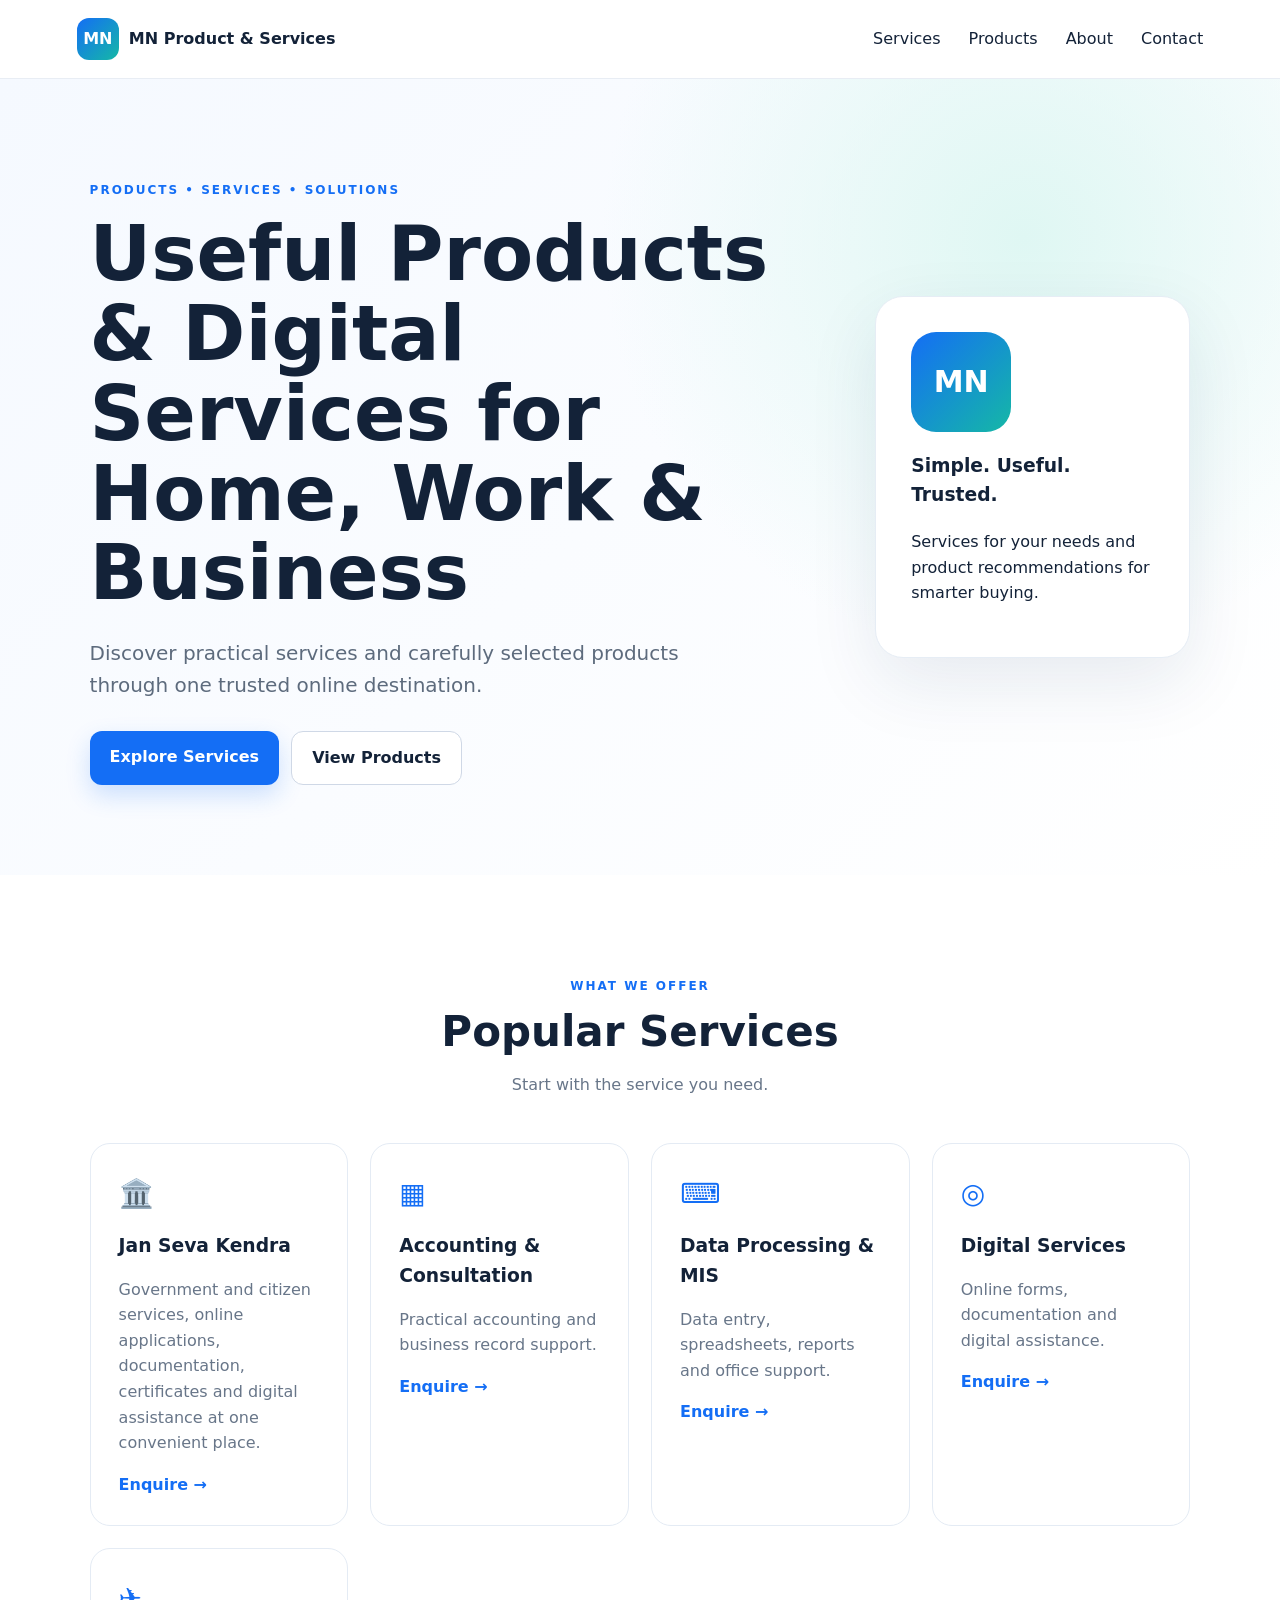
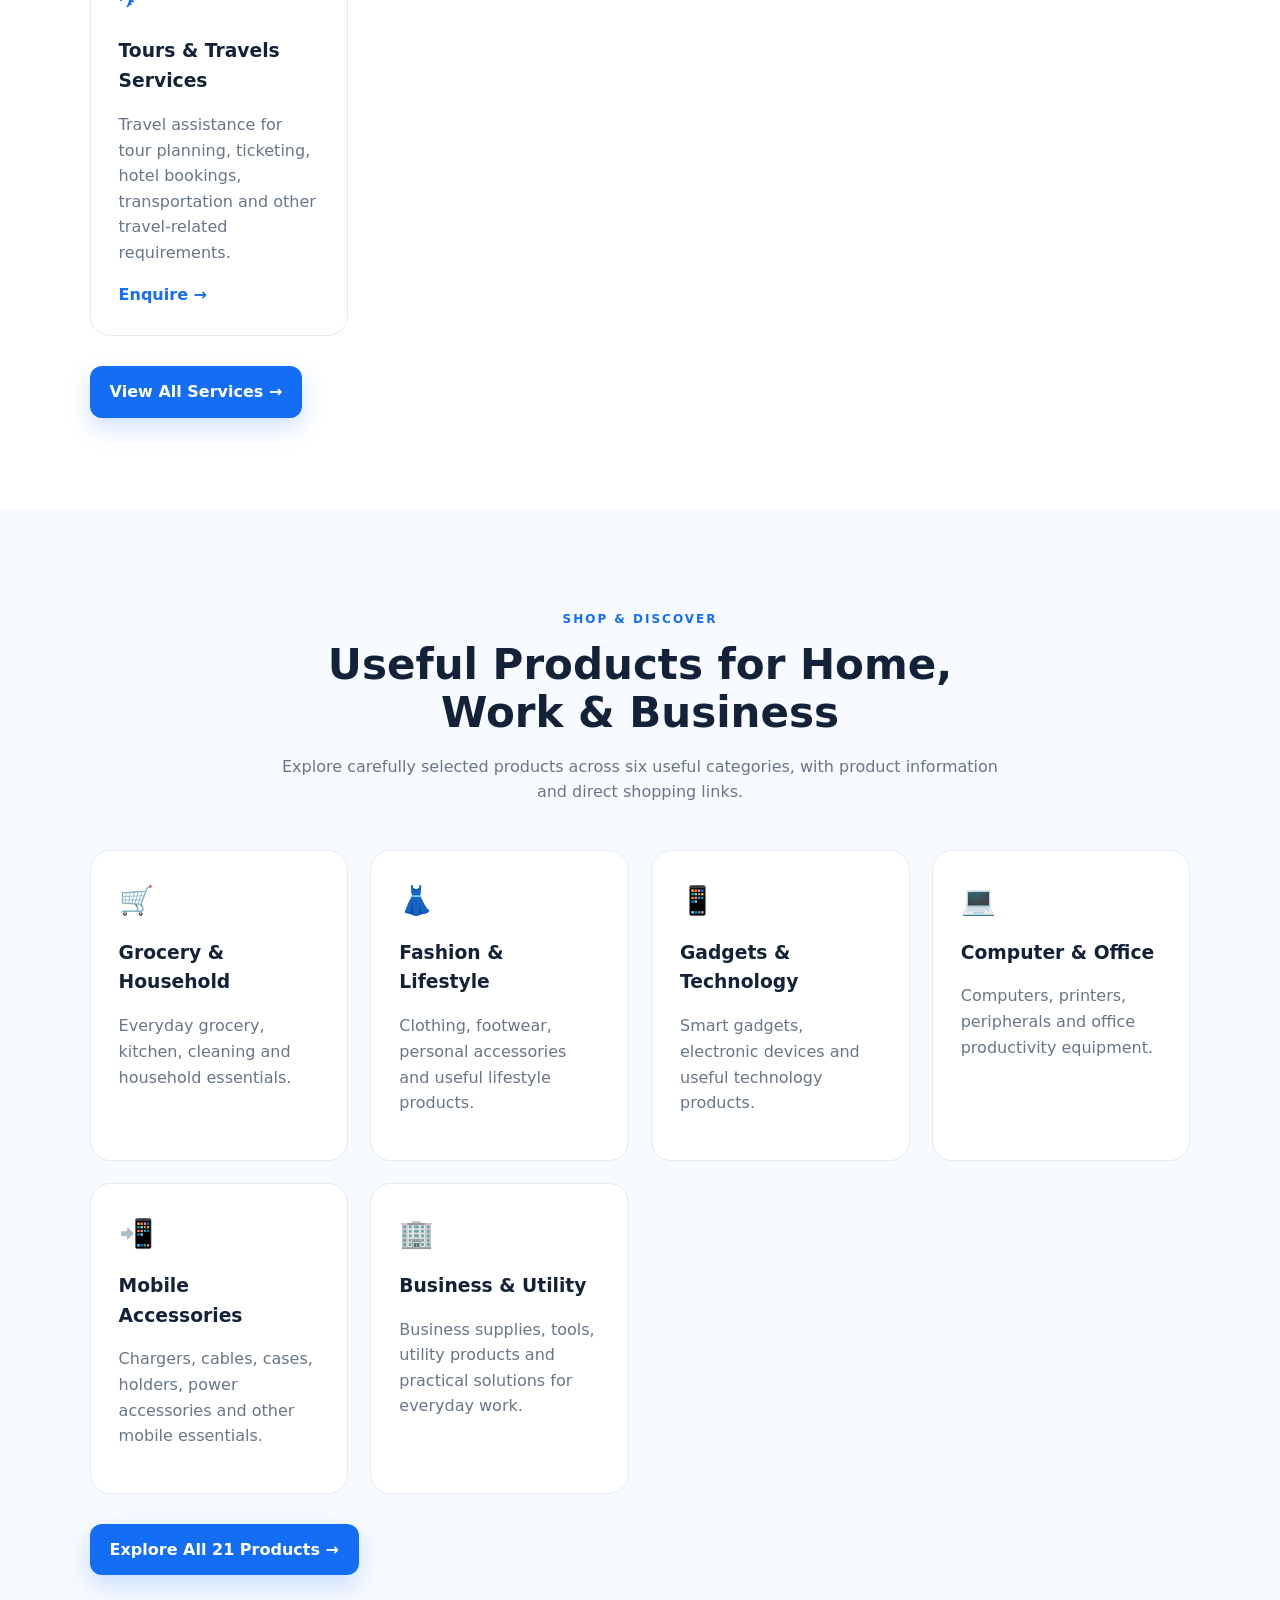
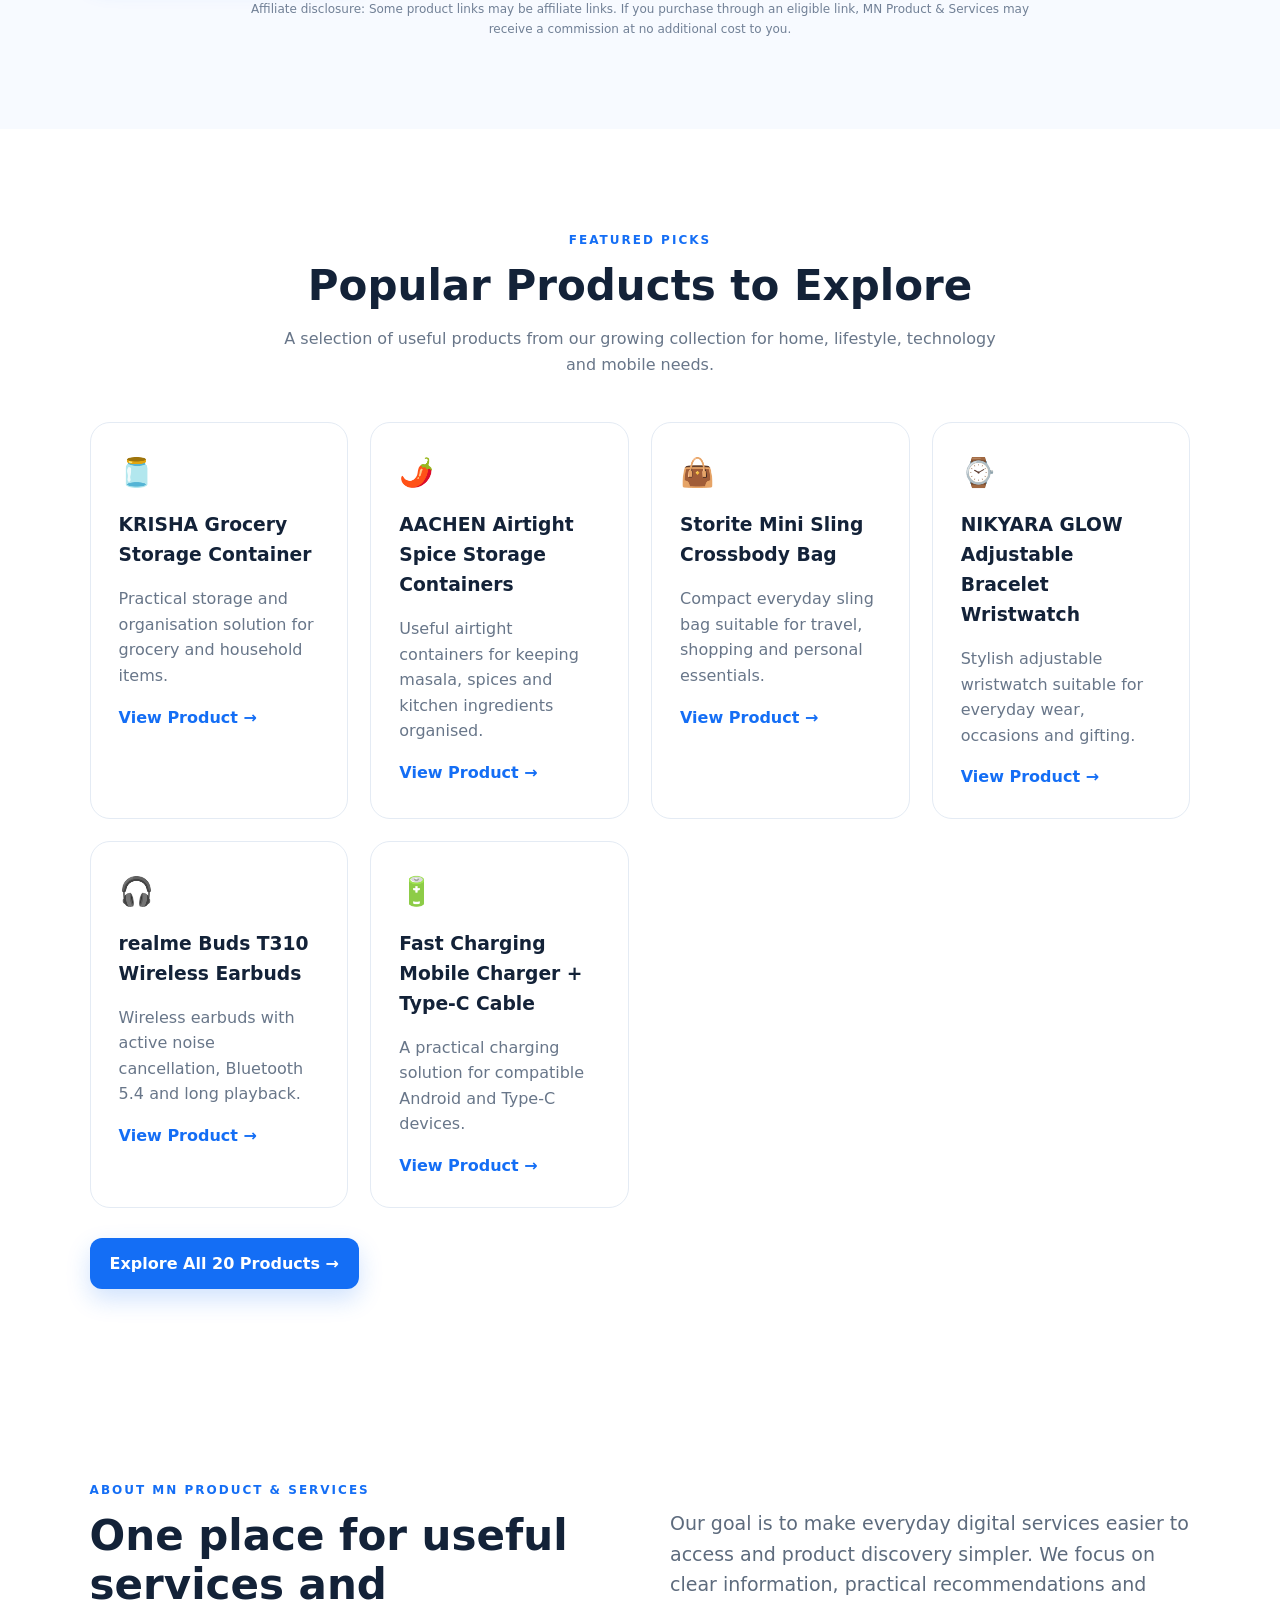
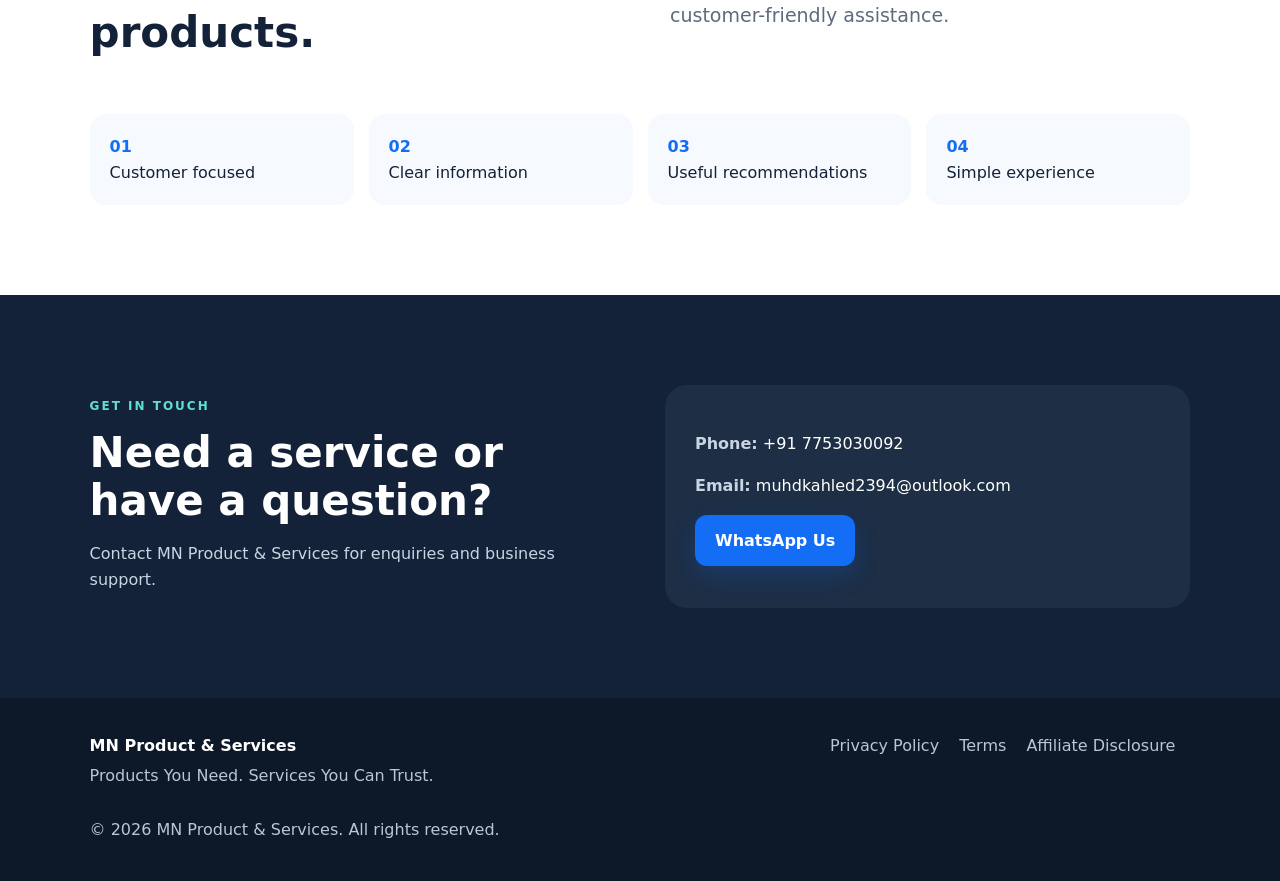
<file: index.html>
<!doctype html>
<html lang="en">

<head>

  <meta charset="utf-8">

  <meta
    name="viewport"
    content="width=device-width, initial-scale=1"
  >

  <title>
    MN Product & Services | Products, Digital & Business Services
  </title>

  <meta
    name="description"
    content="MN Product & Services offers useful products, Jan Seva Kendra assistance, digital services, accounting support, data processing, MIS and business solutions."
  >

  <meta
    name="robots"
    content="index, follow"
  >

  <link
    rel="canonical"
    href="https://mnproductsservices.com/"
  >

  <link
    rel="stylesheet"
    href="style.css"
  >

</head>
<body>

<header class="site-header">

  <a class="brand" href="index.html">
    <span class="brand-mark">MN</span>
    <span>MN Product & Services</span>
  </a>

  <button class="menu-toggle" aria-label="Open menu">
    ☰
  </button>

  <nav class="nav">
  <a href="services.html">Services</a>
  <a href="products.html">Products</a>
  <a href="about.html">About</a>
  <a href="contact.html">Contact</a>
</nav>

</header>


<main>

<!-- =========================
     HERO SECTION
========================= -->

<section class="hero">

  <div class="hero-copy">

    <p class="eyebrow">
      PRODUCTS • SERVICES • SOLUTIONS
    </p>

    <h1>
  Useful Products & Digital Services for Home, Work & Business
    </h1>

    <p class="lead">
      Discover practical services and carefully selected products
      through one trusted online destination.
    </p>

    <div class="actions">

      <a class="btn primary" href="services.html">
  Explore Services
      </a>

      <a class="btn secondary" href="products.html">
        View Products
      </a>

    </div>

  </div>


  <div class="hero-card">

    <div class="hero-icon">
      MN
    </div>

    <h3>
      Simple. Useful. Trusted.
    </h3>

    <p>
      Services for your needs and product recommendations
      for smarter buying.
    </p>

  </div>

</section>



<!-- =========================
     SERVICES SECTION
========================= -->

<section id="services" class="section">

  <div class="section-head">

    <p class="eyebrow">
      WHAT WE OFFER
    </p>

    <h2>
      Popular Services
    </h2>

    <p>
      Start with the service you need.
    </p>

  </div>


  <div class="grid cards">


    <!-- SERVICE 01: JAN SEVA KENDRA -->
<article class="card">

  <div class="icon">
    🏛️
  </div>

  <h3>
    Jan Seva Kendra
  </h3>

  <p>
    Government and citizen services, online applications,
    documentation, certificates and digital assistance at one
    convenient place.
  </p>

  <a href="#contact">
    Enquire →
  </a>

</article>


    <!-- SERVICE 02: ACCOUNTING -->
    <article class="card">

      <div class="icon">
        ▦
      </div>

      <h3>
        Accounting & Consultation
      </h3>

      <p>
        Practical accounting and business record support.
      </p>

      <a href="#contact">
        Enquire →
      </a>

    </article>


    <!-- SERVICE 03: DATA PROCESSING -->
    <article class="card">

      <div class="icon">
        ⌨
      </div>

      <h3>
        Data Processing & MIS
      </h3>

      <p>
        Data entry, spreadsheets, reports and office support.
      </p>

      <a href="#contact">
        Enquire →
      </a>

    </article>


    <!-- SERVICE 04: DIGITAL SERVICES -->
    <article class="card">

      <div class="icon">
        ◎
      </div>

      <h3>
        Digital Services
      </h3>

      <p>
        Online forms, documentation and digital assistance.
      </p>

      <a href="#contact">
        Enquire →
      </a>

    </article>


    <!-- SERVICE 05: TOURS & TRAVELS -->
    <article class="card">

      <div class="icon">
        ✈
      </div>

      <h3>
        Tours & Travels Services
      </h3>

      <p>
        Travel assistance for tour planning, ticketing, hotel
        bookings, transportation and other travel-related requirements.
      </p>

      <a href="#contact">
        Enquire →
      </a>

    </article>


  </div>

<div class="actions" style="margin-top:30px;">
  <a class="btn primary" href="services.html">
    View All Services →
  </a>
</div>

</section>


<!-- =========================
     PRODUCTS SECTION
========================= -->

<section id="products" class="section alt">

  <div class="section-head">

    <p class="eyebrow">
      SHOP & DISCOVER
    </p>

    <h2>
      Useful Products for Home, Work & Business
    </h2>

    <p>
      Explore carefully selected products across six useful
      categories, with product information and direct shopping links.
    </p>

  </div>


  <!-- SIX PRODUCT CLASSIFICATIONS -->

  <div class="grid cards">


    <article class="card">

      <div class="icon">
        🛒
      </div>

      <h3>
        Grocery & Household
      </h3>

      <p>
        Everyday grocery, kitchen, cleaning and household
        essentials.
      </p>

    </article>



    <article class="card">

      <div class="icon">
        👗
      </div>

      <h3>
        Fashion & Lifestyle
      </h3>

      <p>
        Clothing, footwear, personal accessories and useful
        lifestyle products.
      </p>

    </article>



    <article class="card">

      <div class="icon">
        📱
      </div>

      <h3>
        Gadgets & Technology
      </h3>

      <p>
        Smart gadgets, electronic devices and useful technology
        products.
      </p>

    </article>



    <article class="card">

      <div class="icon">
        💻
      </div>

      <h3>
        Computer & Office
      </h3>

      <p>
        Computers, printers, peripherals and office productivity
        equipment.
      </p>

    </article>



    <article class="card">

      <div class="icon">
        📲
      </div>

      <h3>
        Mobile Accessories
      </h3>

      <p>
        Chargers, cables, cases, holders, power accessories
        and other mobile essentials.
      </p>

    </article>



    <article class="card">

      <div class="icon">
        🏢
      </div>

      <h3>
        Business & Utility
      </h3>

      <p>
        Business supplies, tools, utility products and practical
        solutions for everyday work.
      </p>

    </article>


  </div>


  <div class="actions"
       style="margin-top: 30px;">

    <a class="btn primary" href="products.html">
  Explore All 21 Products →
    </a>

  </div>


  <p class="disclosure">

    Affiliate disclosure: Some product links may be affiliate
    links. If you purchase through an eligible link, MN Product &
    Services may receive a commission at no additional cost to you.

  </p>

</section>


  
  <!-- =========================
     FEATURED PRODUCTS
========================= -->
<section id="featured-products" class="section">

  <div class="section-head">
    <p class="eyebrow">
      FEATURED PICKS
    </p>

    <h2>
      Popular Products to Explore
    </h2>

    <p>
      A selection of useful products from our growing collection
      for home, lifestyle, technology and mobile needs.
    </p>
  </div>

  <div class="grid cards">

    <!-- FEATURED PRODUCT 01 -->
    <article class="card">

      <div class="icon">🫙</div>

      <h3>
        KRISHA Grocery Storage Container
      </h3>

      <p>
        Practical storage and organisation solution for
        grocery and household items.
      </p>

      <a
        href="https://www.amazon.in/dp/B0HBWN9DHR/?tag=krgoaltz111-21"
        target="_blank"
        rel="nofollow sponsored noopener">
        View Product →
      </a>

    </article>


    <!-- FEATURED PRODUCT 02 -->
    <article class="card">

      <div class="icon">🌶️</div>

      <h3>
        AACHEN Airtight Spice Storage Containers
      </h3>

      <p>
        Useful airtight containers for keeping masala,
        spices and kitchen ingredients organised.
      </p>

      <a
        href="https://www.amazon.in/dp/B0DDTFDB6P/?tag=krgoaltz111-21"
        target="_blank"
        rel="nofollow sponsored noopener">
        View Product →
      </a>

    </article>


    <!-- FEATURED PRODUCT 03 -->
    <article class="card">

      <div class="icon">👜</div>

      <h3>
        Storite Mini Sling Crossbody Bag
      </h3>

      <p>
        Compact everyday sling bag suitable for travel,
        shopping and personal essentials.
      </p>

      <a
        href="https://www.amazon.in/dp/B0DGTSNWZD?tag=krgoaltz111-21"
        target="_blank"
        rel="nofollow sponsored noopener">
        View Product →
      </a>

    </article>


    <!-- FEATURED PRODUCT 04 -->
    <article class="card">

      <div class="icon">⌚</div>

      <h3>
        NIKYARA GLOW Adjustable Bracelet Wristwatch
      </h3>

      <p>
        Stylish adjustable wristwatch suitable for everyday
        wear, occasions and gifting.
      </p>

      <a
        href="https://www.amazon.in/dp/B0H5K3HGDB?tag=krgoaltz111-21"
        target="_blank"
        rel="nofollow sponsored noopener">
        View Product →
      </a>

    </article>


    <!-- FEATURED PRODUCT 05 -->
    <article class="card">

      <div class="icon">🎧</div>

      <h3>
        realme Buds T310 Wireless Earbuds
      </h3>

      <p>
        Wireless earbuds with active noise cancellation,
        Bluetooth 5.4 and long playback.
      </p>

      <a
        href="https://www.amazon.in/dp/B0DBGP48NW?tag=krgoaltz111-21"
        target="_blank"
        rel="nofollow sponsored noopener">
        View Product →
      </a>

    </article>


    <!-- FEATURED PRODUCT 06 -->
    <article class="card">

      <div class="icon">🔋</div>

      <h3>
        Fast Charging Mobile Charger + Type-C Cable
      </h3>

      <p>
        A practical charging solution for compatible Android
        and Type-C devices.
      </p>

      <a
        href="https://www.amazon.in/dp/B0H2MVWPZ6?tag=krgoaltz111-21"
        target="_blank"
        rel="nofollow sponsored noopener">
        View Product →
      </a>

    </article>

  </div>


  <div class="actions" style="margin-top:30px;">

    <a
      class="btn primary"
      href="products.html">
      Explore All 20 Products →
    </a>

  </div>

</section>



<!-- =========================
     ABOUT SECTION
========================= -->

<section id="about" class="section">

  <div class="about">

    <div>

      <p class="eyebrow">
        ABOUT MN PRODUCT & SERVICES
      </p>

      <h2>
        One place for useful services and products.
      </h2>

    </div>


    <p>
      Our goal is to make everyday digital services easier to
      access and product discovery simpler. We focus on clear
      information, practical recommendations and customer-friendly
      assistance.
    </p>

  </div>


  <div class="trust-grid">

    <div>
      <strong>01</strong>
      <span>Customer focused</span>
    </div>

    <div>
      <strong>02</strong>
      <span>Clear information</span>
    </div>

    <div>
      <strong>03</strong>
      <span>Useful recommendations</span>
    </div>

    <div>
      <strong>04</strong>
      <span>Simple experience</span>
    </div>

  </div>

</section>



<!-- =========================
     CONTACT SECTION
========================= -->

<section id="contact" class="section contact">

  <div>

    <p class="eyebrow">
      GET IN TOUCH
    </p>

    <h2>
      Need a service or have a question?
    </h2>

    <p>
      Contact MN Product & Services for enquiries and business
      support.
    </p>

  </div>


  <div class="contact-box">

    <p>
      <strong>Phone:</strong>
      <a href="tel:+917753030092">
        +91 7753030092
      </a>
    </p>


    <p>
      <strong>Email:</strong>
      <a href="mailto:muhdkahled2394@outlook.com">
        muhdkahled2394@outlook.com
      </a>
    </p>


    <a
      class="btn primary"
      href="https://wa.me/917753030092?text=Hello%20MN%20Product%20%26%20Services%2C%20I%20would%20like%20to%20make%20an%20enquiry."
      target="_blank"
      rel="noopener">

      WhatsApp Us

    </a>

  </div>

</section>

</main>



<!-- =========================
     FOOTER
========================= -->

<footer>

  <div>

    <strong>
      MN Product & Services
    </strong>

    <p>
      Products You Need. Services You Can Trust.
    </p>

  </div>


  <div>

    <a href="privacy-policy.html">
      Privacy Policy
    </a>

    <a href="terms.html">
      Terms
    </a>

    <a href="affiliate-disclosure.html">
      Affiliate Disclosure
    </a>

  </div>


  <p>
    © 2026 MN Product & Services. All rights reserved.
  </p>

</footer>



<script src="script.js"></script>

</body>

</html>
</file>
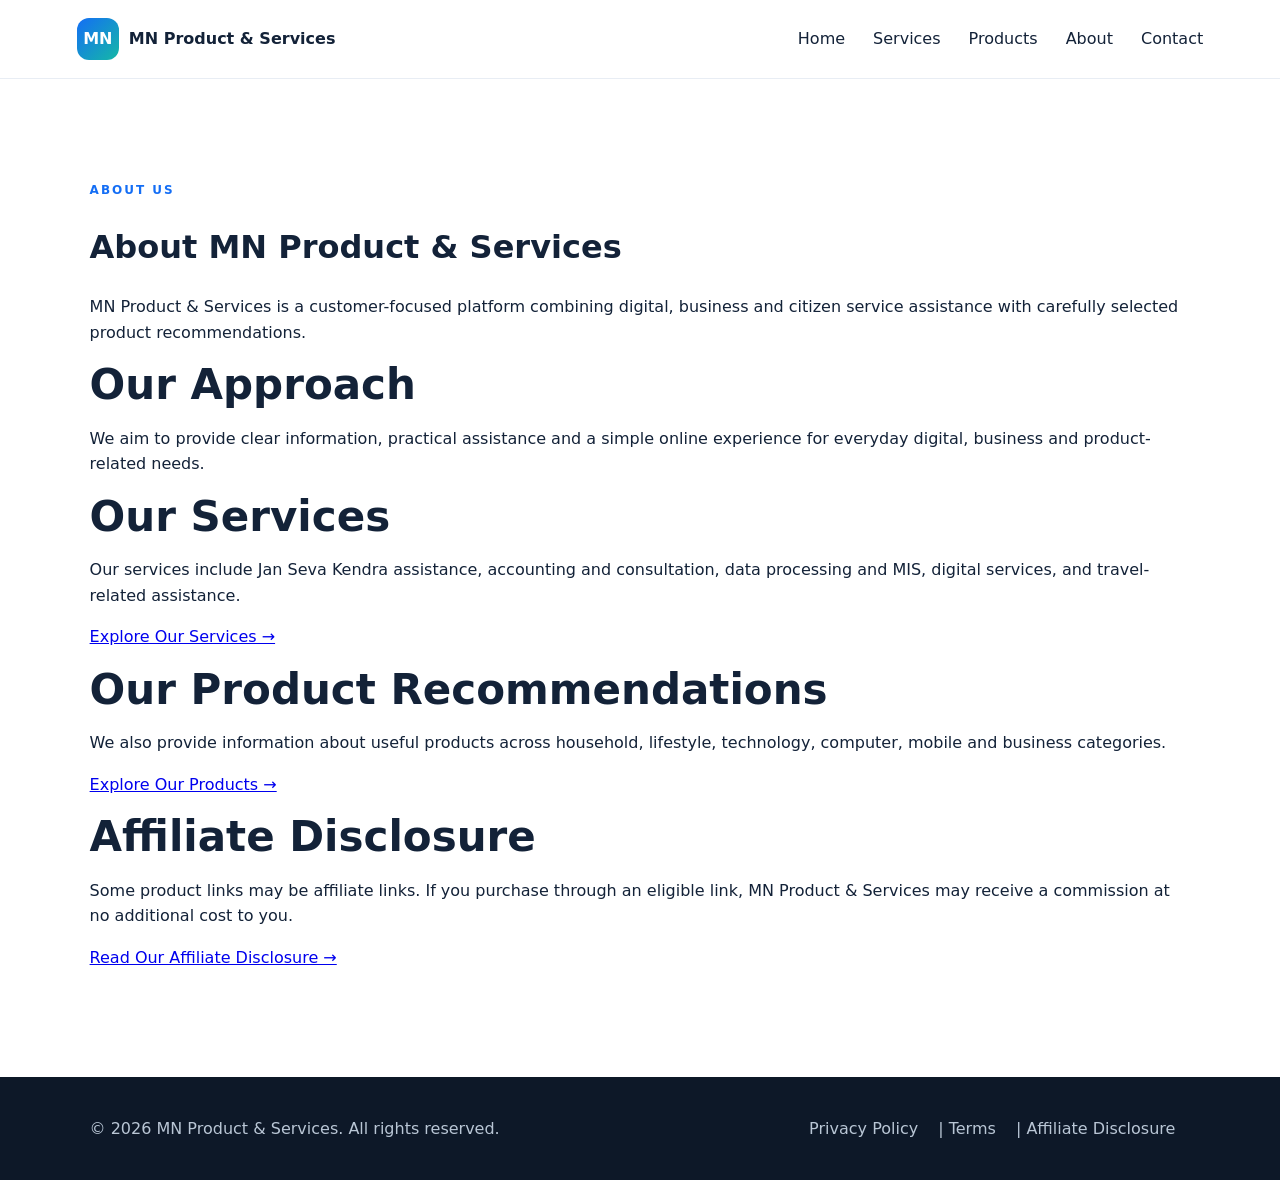
<file: about.html>
<!doctype html>
<html lang="en">

<head>

  <meta charset="utf-8">

  <meta
    name="viewport"
    content="width=device-width, initial-scale=1"
  >

  <title>
    About MN Product & Services | Products & Digital Services
  </title>

  <meta
    name="description"
    content="Learn about MN Product & Services, a customer-focused platform providing digital, business and citizen service assistance along with useful product recommendations."
  >

  <meta
    name="robots"
    content="index, follow"
  >

  <link
    rel="canonical"
    href="https://mnproductsservices.com/about.html"
  >

  <link
    rel="stylesheet"
    href="style.css"
  >

</head>

<body>

<header class="site-header">

  <a class="brand" href="index.html">
    <span class="brand-mark">MN</span>
    <span>MN Product & Services</span>
  </a>

  <nav class="nav">

    <a href="index.html">
      Home
    </a>

    <a href="services.html">
      Services
    </a>

    <a href="products.html">
      Products
    </a>

    <a href="about.html">
      About
    </a>

    <a href="contact.html">
      Contact
    </a>

  </nav>

</header>


<main class="section">

  <p class="eyebrow">
    ABOUT US
  </p>

  <h1>
    About MN Product & Services
  </h1>

  <p>
    MN Product & Services is a customer-focused platform combining
    digital, business and citizen service assistance with carefully
    selected product recommendations.
  </p>


  <h2>
    Our Approach
  </h2>

  <p>
    We aim to provide clear information, practical assistance and
    a simple online experience for everyday digital, business and
    product-related needs.
  </p>


  <h2>
    Our Services
  </h2>

  <p>
    Our services include Jan Seva Kendra assistance, accounting and
    consultation, data processing and MIS, digital services, and
    travel-related assistance.
  </p>

  <p>
    <a href="services.html">
      Explore Our Services →
    </a>
  </p>


  <h2>
    Our Product Recommendations
  </h2>

  <p>
    We also provide information about useful products across
    household, lifestyle, technology, computer, mobile and business
    categories.
  </p>

  <p>
    <a href="products.html">
      Explore Our Products →
    </a>
  </p>


  <h2>
    Affiliate Disclosure
  </h2>

  <p>
    Some product links may be affiliate links. If you purchase
    through an eligible link, MN Product & Services may receive
    a commission at no additional cost to you.
  </p>

  <p>
    <a href="affiliate-disclosure.html">
      Read Our Affiliate Disclosure →
    </a>
  </p>

</main>


<footer>

  <p>
    © 2026 MN Product & Services. All rights reserved.
  </p>

  <p>
    <a href="privacy-policy.html">
      Privacy Policy
    </a>
    |
    <a href="terms.html">
      Terms
    </a>
    |
    <a href="affiliate-disclosure.html">
      Affiliate Disclosure
    </a>
  </p>

</footer>


</body>
</html>
</file>
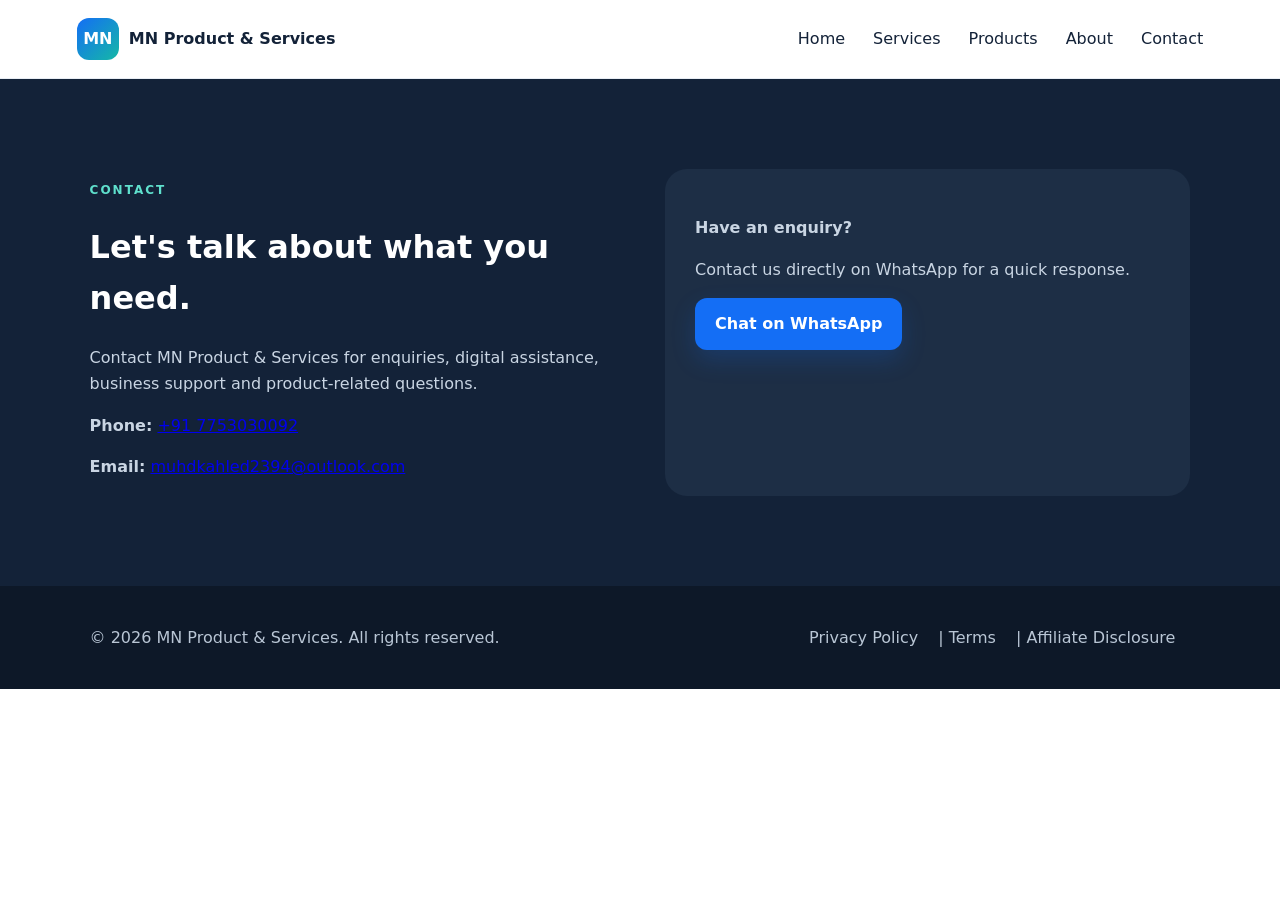
<file: contact.html>
<!doctype html>
<html lang="en">

<head>

  <meta charset="utf-8">

  <meta
    name="viewport"
    content="width=device-width, initial-scale=1"
  >

  <title>
    Contact MN Product & Services | Enquiries & Support
  </title>

  <meta
    name="description"
    content="Contact MN Product & Services for enquiries about Jan Seva Kendra, digital services, accounting, data processing, MIS, travel assistance and useful products."
  >

  <meta
    name="robots"
    content="index, follow"
  >

  <link
    rel="canonical"
    href="https://mnproductsservices.com/contact.html"
  >

  <link
    rel="stylesheet"
    href="style.css"
  >

</head>

<body>

<header class="site-header">

  <a class="brand" href="index.html">
    <span class="brand-mark">MN</span>
    <span>MN Product & Services</span>
  </a>

  <nav class="nav">

    <a href="index.html">
      Home
    </a>

    <a href="services.html">
      Services
    </a>

    <a href="products.html">
      Products
    </a>

    <a href="about.html">
      About
    </a>

    <a href="contact.html">
      Contact
    </a>

  </nav>

</header>

<main class="section contact">

  <div>

    <p class="eyebrow">
      CONTACT
    </p>

    <h1>
      Let's talk about what you need.
    </h1>

    <p>
      Contact MN Product & Services for enquiries,
      digital assistance, business support and
      product-related questions.
    </p>

    <p>
      <strong>Phone:</strong>
      <a href="tel:+917753030092">
        +91 7753030092
      </a>
    </p>

    <p>
      <strong>Email:</strong>
      <a href="mailto:muhdkahled2394@outlook.com">
        muhdkahled2394@outlook.com
      </a>
    </p>

  </div>

  <div class="contact-box">

    <p>
      <strong>Have an enquiry?</strong>
    </p>

    <p>
      Contact us directly on WhatsApp for a quick response.
    </p>

    <a
      class="btn primary"
      href="https://wa.me/917753030092?text=Hello%20MN%20Product%20%26%20Services%2C%20I%20would%20like%20to%20make%20an%20enquiry."
      target="_blank"
      rel="noopener"
    >
      Chat on WhatsApp
    </a>

  </div>

</main>

<footer>

  <p>
    © 2026 MN Product & Services. All rights reserved.
  </p>

  <p>
    <a href="privacy-policy.html">
      Privacy Policy
    </a>
    |
    <a href="terms.html">
      Terms
    </a>
    |
    <a href="affiliate-disclosure.html">
      Affiliate Disclosure
    </a>
  </p>

</footer>

</body>
</html>
</file>
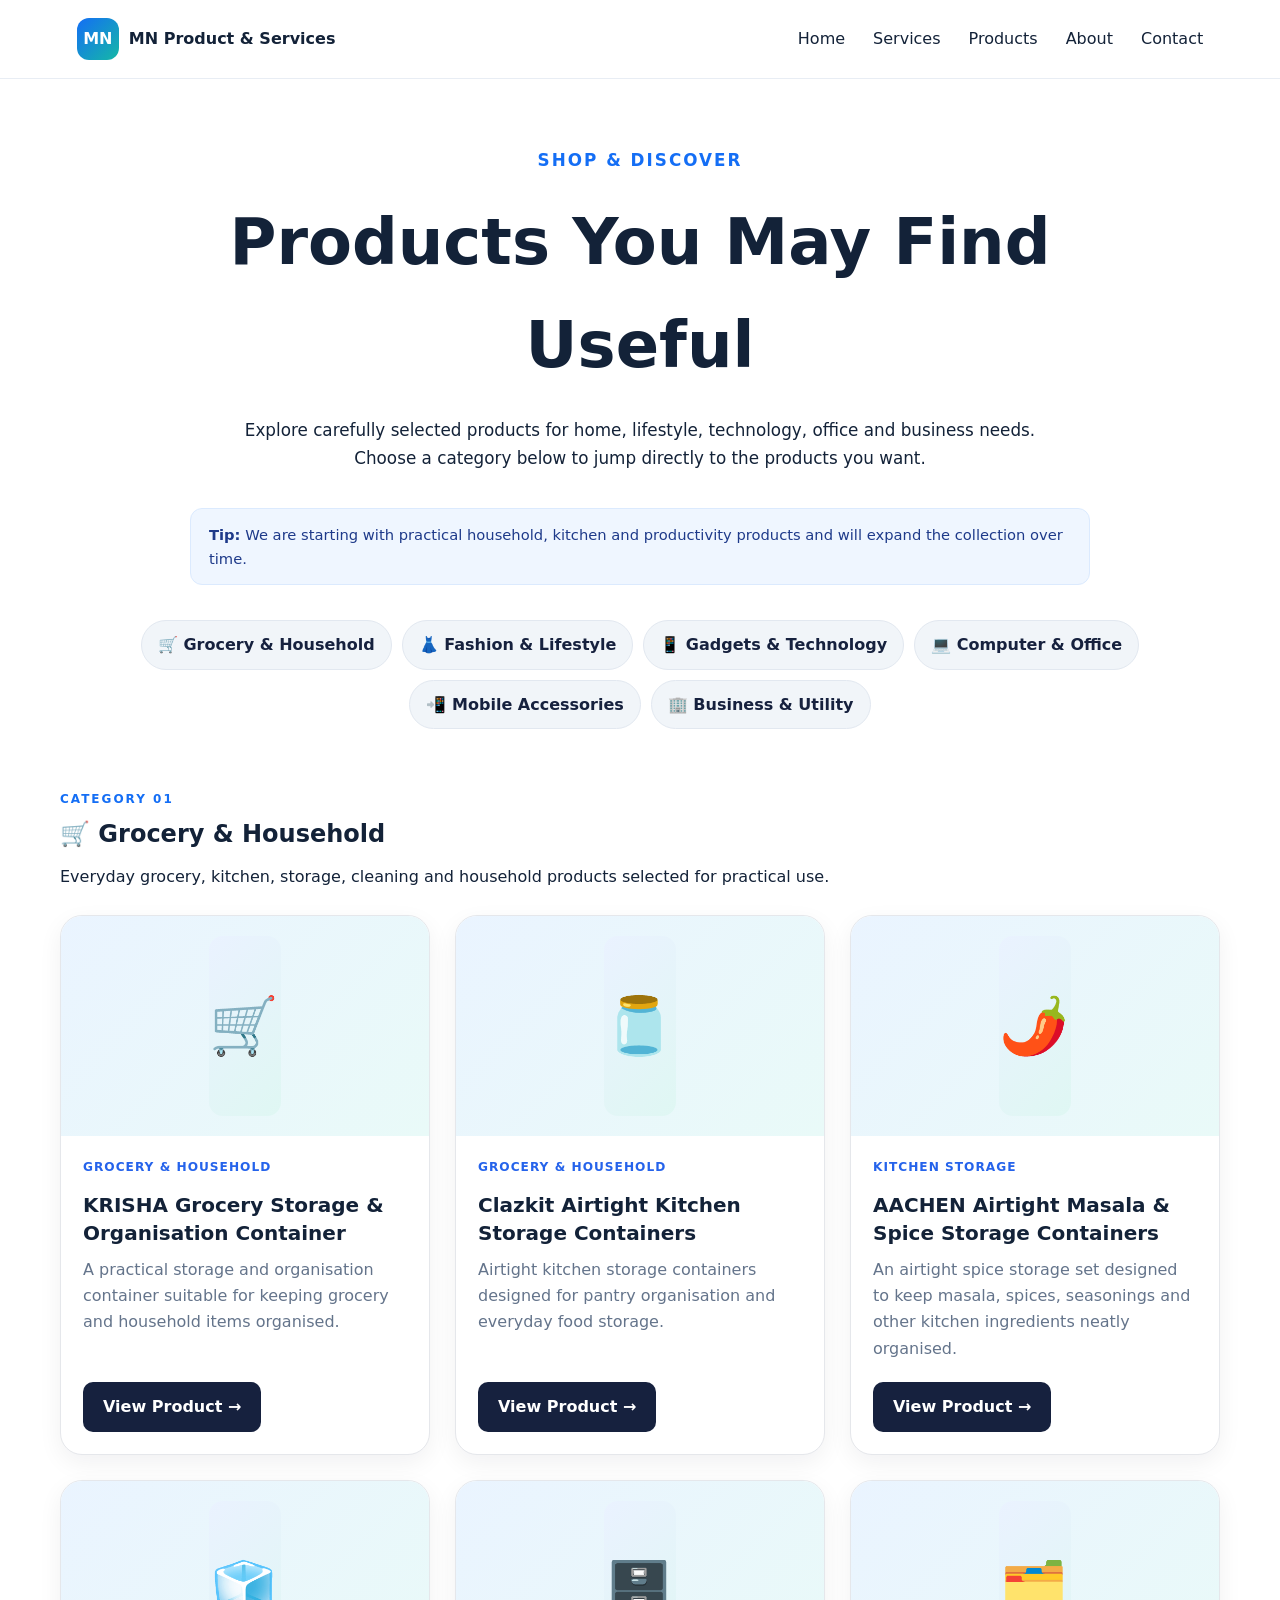
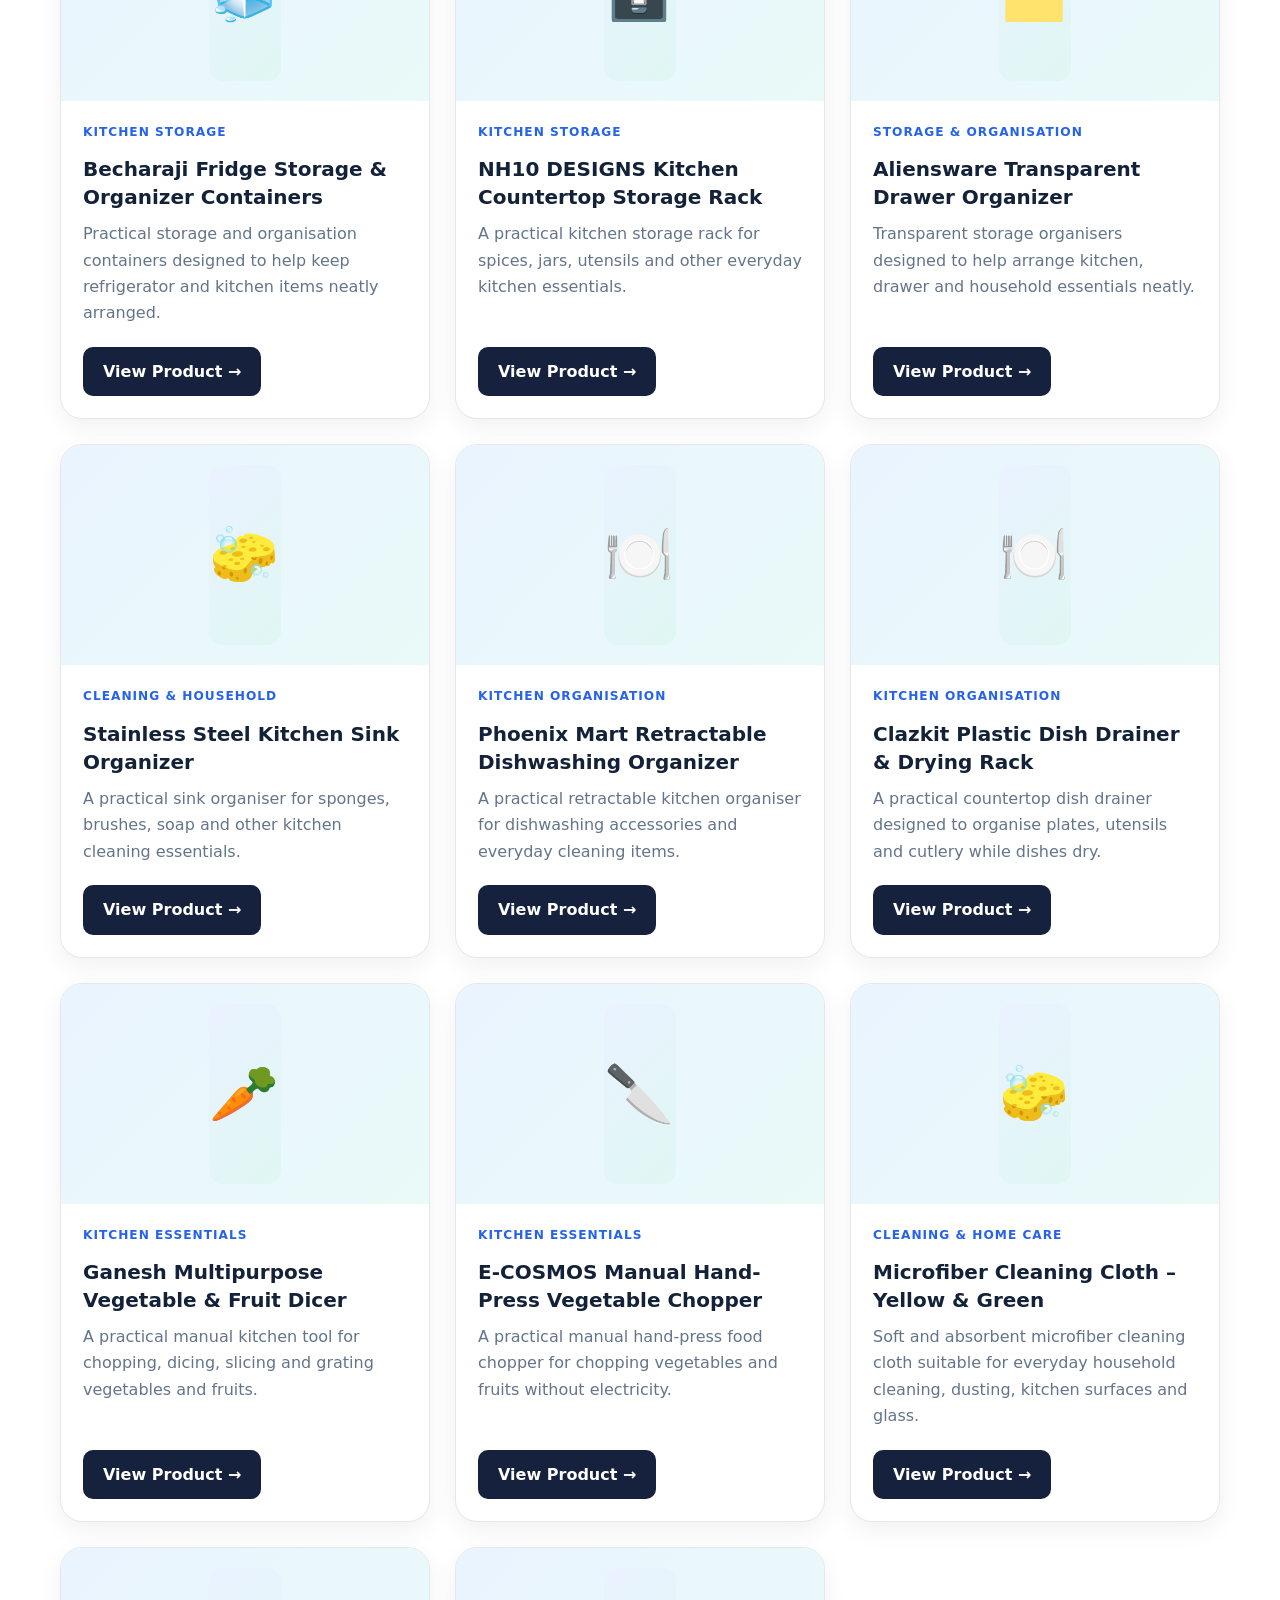
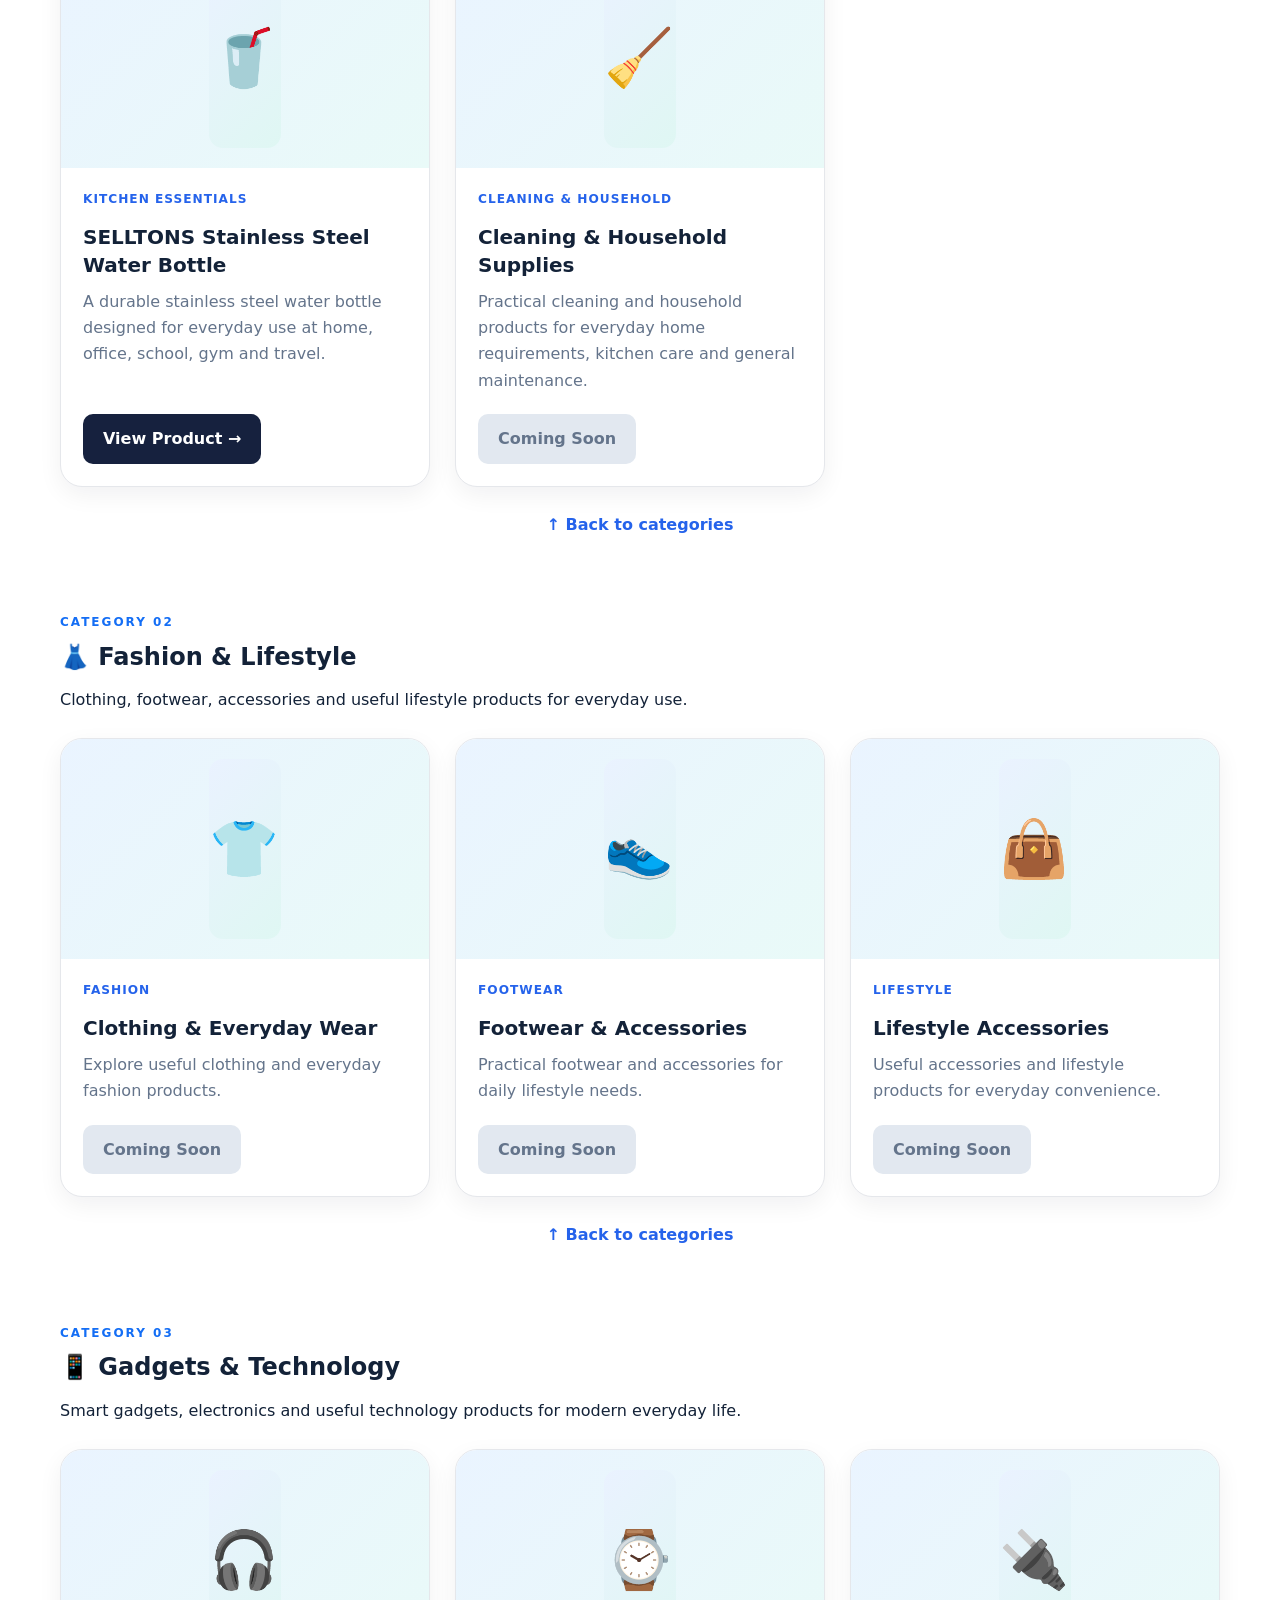
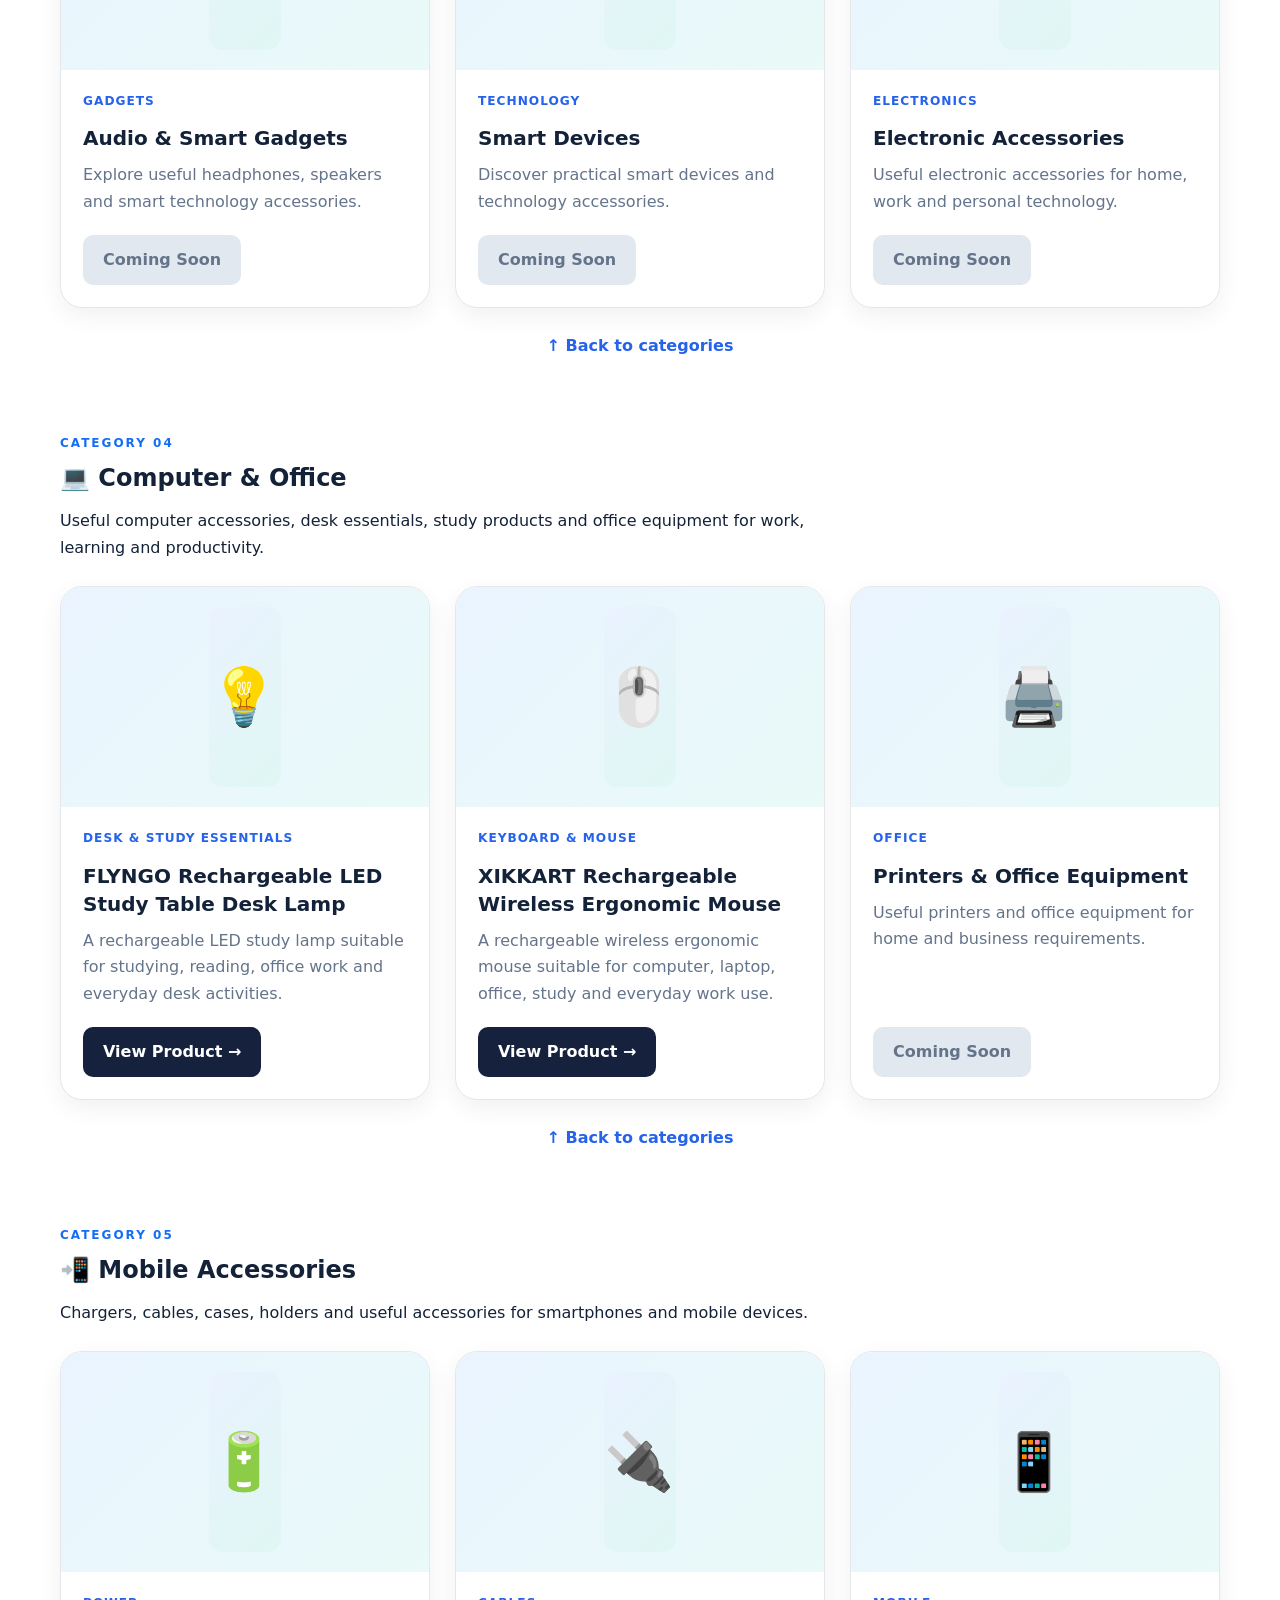
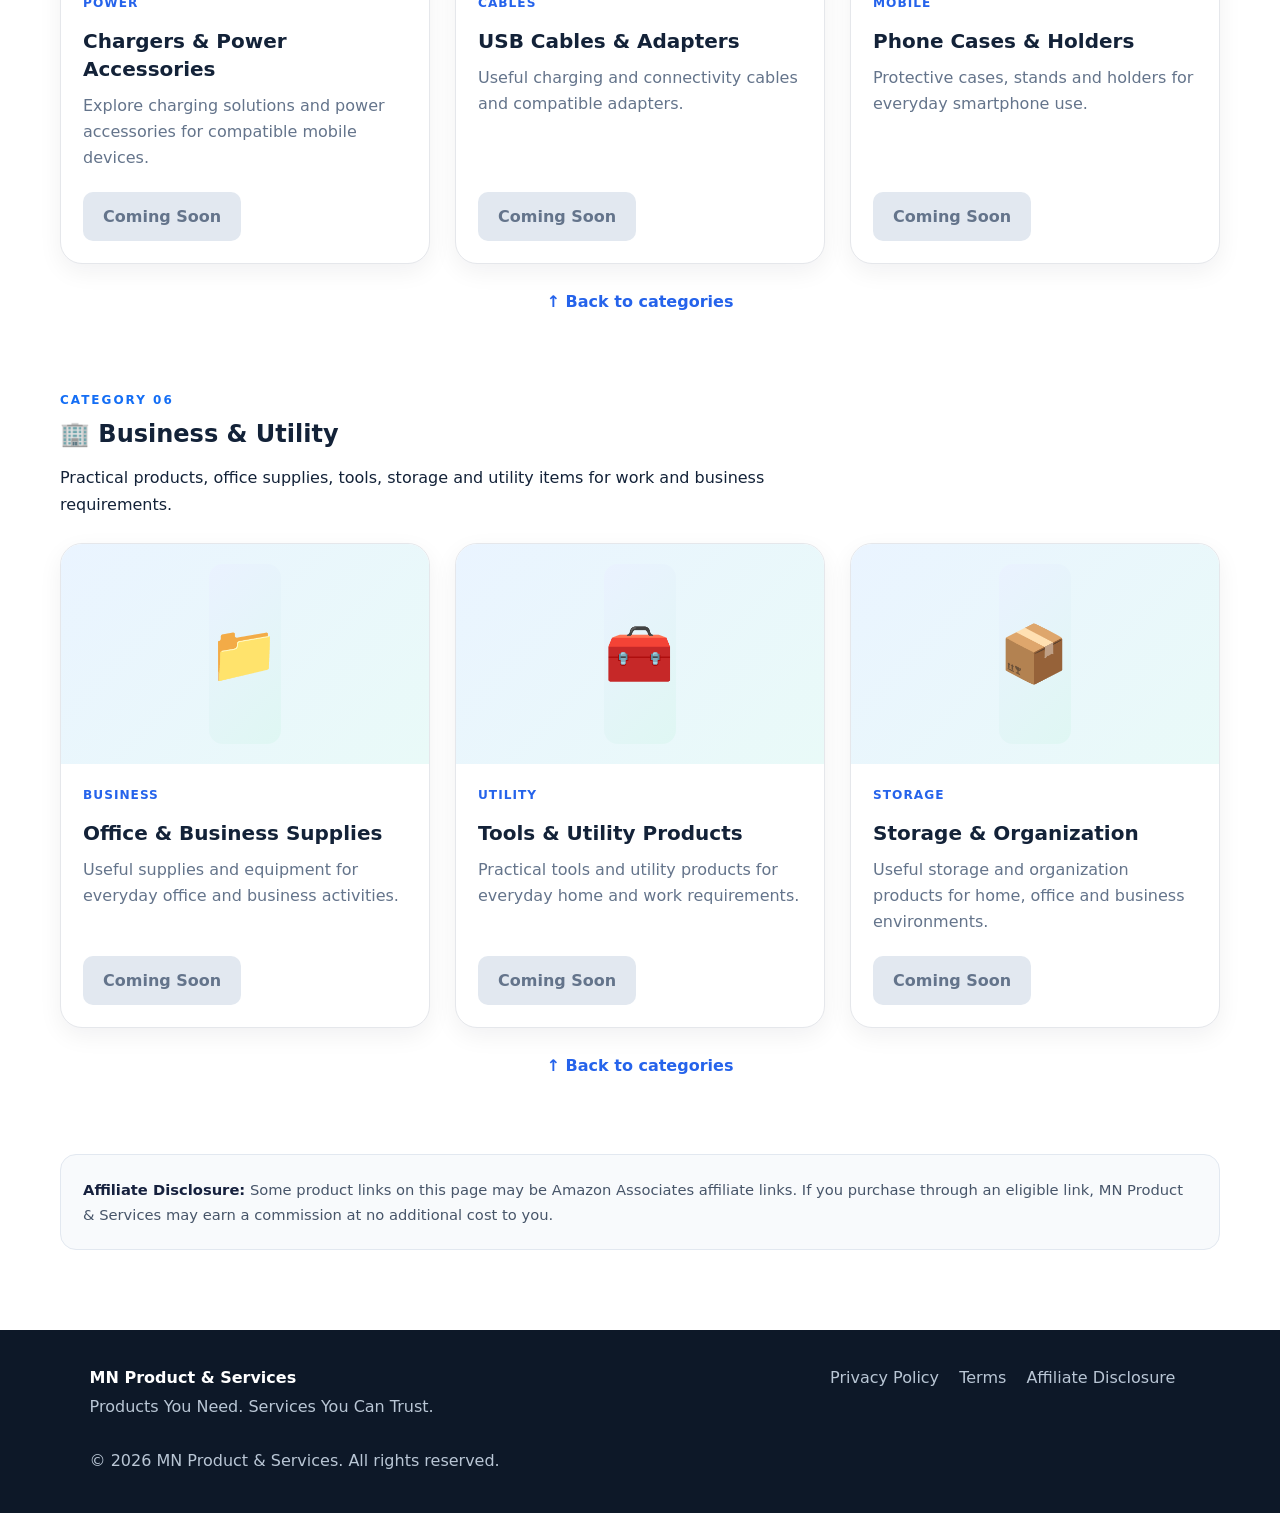
<file: product.html>
<!doctype html>
<html lang="en">
<head>
  <meta charset="utf-8">
  <meta name="viewport" content="width=device-width, initial-scale=1">
  <title>Products | MN Product &amp; Services</title>
  <meta name="description" content="Discover useful products across Grocery & Household, Fashion & Lifestyle, Gadgets & Technology, Computer & Office, Mobile Accessories, and Business & Utility.">
  <meta name="robots" content="index, follow">
  <link rel="stylesheet" href="style.css">

  <style>
    html { scroll-behavior: smooth; }

    .products-page {
      max-width: 1200px;
      margin: 0 auto;
      padding: 50px 20px 80px;
    }

    .products-intro {
      max-width: 850px;
      margin: 0 auto 35px;
      text-align: center;
    }

    .products-intro h1 {
      font-size: clamp(2.2rem, 5vw, 4rem);
      margin: 10px 0 20px;
    }

    .products-intro p {
      line-height: 1.7;
      font-size: 1.05rem;
    }

    .products-note {
      max-width: 900px;
      margin: 0 auto 35px;
      padding: 14px 18px;
      border-radius: 12px;
      background: #eff6ff;
      border: 1px solid #dbeafe;
      color: #1e3a8a;
      line-height: 1.6;
      font-size: .92rem;
    }

    .category-nav {
      display: flex;
      flex-wrap: wrap;
      justify-content: center;
      gap: 10px;
      margin: 35px auto 60px;
    }

    .category-nav a {
      white-space: nowrap;
      text-decoration: none;
      padding: 11px 16px;
      border-radius: 30px;
      background: #f1f5f9;
      color: #16213e;
      border: 1px solid #e2e8f0;
      font-weight: 700;
      transition: .2s ease;
    }

    .category-nav a:hover,
    .category-nav a:focus-visible {
      background: #16213e;
      color: #fff;
      transform: translateY(-2px);
    }

    .product-category-section {
      margin-bottom: 75px;
      scroll-margin-top: 90px;
    }

    .category-heading {
      margin-bottom: 25px;
    }

    .category-heading .eyebrow {
      margin-bottom: 5px;
    }

    .category-heading h2 {
      margin: 0 0 10px;
    }

    .category-heading p {
      line-height: 1.7;
      margin: 0;
      max-width: 800px;
    }

    .product-grid {
      display: grid;
      grid-template-columns: repeat(3, 1fr);
      gap: 25px;
    }

    .product-card {
      display: flex;
      flex-direction: column;
      background: #fff;
      border: 1px solid #e5e7eb;
      border-radius: 22px;
      overflow: hidden;
      box-shadow: 0 8px 25px rgba(15, 23, 42, .06);
      transition: transform .2s ease, box-shadow .2s ease;
    }

    .product-card:hover {
      transform: translateY(-5px);
      box-shadow: 0 15px 35px rgba(15, 23, 42, .12);
    }

    .product-image {
      width: 100%;
      height: 220px;
      background: linear-gradient(135deg, #eaf4ff, #e9faf8);
      display: flex;
      align-items: center;
      justify-content: center;
      overflow: hidden;
    }

    .product-image img {
      width: 100%;
      height: 100%;
      object-fit: contain;
    }

    .product-placeholder {
      font-size: 3.5rem;
      line-height: 1;
    }

    .product-content {
      display: flex;
      flex-direction: column;
      flex: 1;
      padding: 22px;
    }

    .product-category-label {
      display: inline-block;
      font-size: .76rem;
      font-weight: 800;
      text-transform: uppercase;
      letter-spacing: 1px;
      color: #2563eb;
      margin-bottom: 5px;
    }

    .product-content h3 {
      margin: 8px 0 10px;
      font-size: 1.25rem;
      line-height: 1.4;
    }

    .product-content p {
      color: #64748b;
      line-height: 1.65;
      margin: 0 0 20px;
    }

    .product-button {
      display: inline-block;
      align-self: flex-start;
      margin-top: auto;
      text-decoration: none;
      background: #16213e;
      color: #fff;
      padding: 12px 20px;
      border-radius: 10px;
      font-weight: 700;
      transition: .2s ease;
    }

    .product-button:hover,
    .product-button:focus-visible {
      background: #2563eb;
      transform: translateY(-1px);
    }

    .product-button.disabled {
      background: #e2e8f0;
      color: #64748b;
      cursor: default;
      pointer-events: none;
    }

    .product-disclosure {
      margin-top: 50px;
      padding: 22px;
      background: #f8fafc;
      border: 1px solid #e2e8f0;
      border-radius: 16px;
      color: #475569;
      line-height: 1.7;
      font-size: .92rem;
    }

    .product-disclosure strong {
      color: #16213e;
    }

    .back-top {
      text-align: center;
      margin-top: 25px;
    }

    .back-top a {
      text-decoration: none;
      font-weight: 700;
      color: #2563eb;
    }

    @media (max-width: 900px) {
      .product-grid {
        grid-template-columns: repeat(2, 1fr);
      }
    }

    @media (max-width: 600px) {
      .products-page {
        padding: 35px 15px 60px;
      }

      .product-grid {
        grid-template-columns: 1fr;
      }

      .product-image {
        height: 210px;
      }

      .category-nav {
        justify-content: flex-start;
        flex-wrap: nowrap;
        overflow-x: auto;
        padding-bottom: 10px;
        -webkit-overflow-scrolling: touch;
      }

      .category-nav a {
        flex: 0 0 auto;
      }
    }
  </style>
</head>

<body id="top">

  <header class="site-header">
    <a class="brand" href="index.html" aria-label="MN Product & Services home">
      <span class="brand-mark">MN</span>
      <span>MN Product &amp; Services</span>
    </a>

    <button class="menu-toggle" type="button" aria-label="Open menu">☰</button>

    <nav class="nav" aria-label="Main navigation">
      <a href="index.html">Home</a>
      <a href="services.html">Services</a>
      <a href="products.html" aria-current="page">Products</a>
      <a href="about.html">About</a>
      <a href="contact.html">Contact</a>
    </nav>
  </header>

  <main class="products-page">

    <section class="products-intro">
      <p class="eyebrow">SHOP &amp; DISCOVER</p>
      <h1>Products You May Find Useful</h1>
      <p>
        Explore carefully selected products for home, lifestyle,
        technology, office and business needs. Choose a category
        below to jump directly to the products you want.
      </p>
    </section>

    <div class="products-note">
      <strong>Tip:</strong>
      We are starting with practical household, kitchen and productivity
      products and will expand the collection over time.
    </div>

    <nav class="category-nav" aria-label="Product categories">
      <a href="#grocery">🛒 Grocery &amp; Household</a>
      <a href="#fashion">👗 Fashion &amp; Lifestyle</a>
      <a href="#gadgets">📱 Gadgets &amp; Technology</a>
      <a href="#computer">💻 Computer &amp; Office</a>
      <a href="#mobile">📲 Mobile Accessories</a>
      <a href="#business">🏢 Business &amp; Utility</a>
    </nav>

    <!-- CATEGORY 01 -->
    <section id="grocery" class="product-category-section">
      <div class="category-heading">
        <p class="eyebrow">CATEGORY 01</p>
        <h2>🛒 Grocery &amp; Household</h2>
        <p>
          Everyday grocery, kitchen, storage, cleaning and household
          products selected for practical use.
        </p>
      </div>

      <div class="product-grid">

        <article class="product-card">
          <div class="product-image"><div class="product-placeholder">🛒</div></div>
          <div class="product-content">
            <span class="product-category-label">Grocery &amp; Household</span>
            <h3>KRISHA Grocery Storage &amp; Organisation Container</h3>
            <p>A practical storage and organisation container suitable for keeping grocery and household items organised.</p>
            <a class="product-button" href="https://www.amazon.in/dp/B0HBWN9DHR/?tag=krgoaltz111-21" target="_blank" rel="nofollow sponsored noopener">View Product →</a>
          </div>
        </article>

        <article class="product-card">
          <div class="product-image"><div class="product-placeholder">🫙</div></div>
          <div class="product-content">
            <span class="product-category-label">Grocery &amp; Household</span>
            <h3>Clazkit Airtight Kitchen Storage Containers</h3>
            <p>Airtight kitchen storage containers designed for pantry organisation and everyday food storage.</p>
            <a class="product-button" href="https://www.amazon.in/dp/B0D9M4V3JJ/?tag=krgoaltz111-21" target="_blank" rel="nofollow sponsored noopener">View Product →</a>
          </div>
        </article>

        <article class="product-card">
          <div class="product-image"><div class="product-placeholder">🌶️</div></div>
          <div class="product-content">
            <span class="product-category-label">Kitchen Storage</span>
            <h3>AACHEN Airtight Masala &amp; Spice Storage Containers</h3>
            <p>An airtight spice storage set designed to keep masala, spices, seasonings and other kitchen ingredients neatly organised.</p>
            <a class="product-button" href="https://www.amazon.in/dp/B0DDTFDB6P/?tag=krgoaltz111-21" target="_blank" rel="nofollow sponsored noopener">View Product →</a>
          </div>
        </article>

        <article class="product-card">
          <div class="product-image"><div class="product-placeholder">🧊</div></div>
          <div class="product-content">
            <span class="product-category-label">Kitchen Storage</span>
            <h3>Becharaji Fridge Storage &amp; Organizer Containers</h3>
            <p>Practical storage and organisation containers designed to help keep refrigerator and kitchen items neatly arranged.</p>
            <a class="product-button" href="https://www.amazon.in/dp/B0H9YYRQV7/?tag=krgoaltz111-21" target="_blank" rel="nofollow sponsored noopener">View Product →</a>
          </div>
        </article>

        <article class="product-card">
          <div class="product-image"><div class="product-placeholder">🗄️</div></div>
          <div class="product-content">
            <span class="product-category-label">Kitchen Storage</span>
            <h3>NH10 DESIGNS Kitchen Countertop Storage Rack</h3>
            <p>A practical kitchen storage rack for spices, jars, utensils and other everyday kitchen essentials.</p>
            <a class="product-button" href="https://www.amazon.in/dp/B0CLGK218X/?tag=krgoaltz111-21" target="_blank" rel="nofollow sponsored noopener">View Product →</a>
          </div>
        </article>

        <article class="product-card">
          <div class="product-image"><div class="product-placeholder">🗂️</div></div>
          <div class="product-content">
            <span class="product-category-label">Storage &amp; Organisation</span>
            <h3>Aliensware Transparent Drawer Organizer</h3>
            <p>Transparent storage organisers designed to help arrange kitchen, drawer and household essentials neatly.</p>
            <a class="product-button" href="https://www.amazon.in/dp/B0DWKJYBX8/?tag=krgoaltz111-21" target="_blank" rel="nofollow sponsored noopener">View Product →</a>
          </div>
        </article>

        <article class="product-card">
          <div class="product-image"><div class="product-placeholder">🧽</div></div>
          <div class="product-content">
            <span class="product-category-label">Cleaning &amp; Household</span>
            <h3>Stainless Steel Kitchen Sink Organizer</h3>
            <p>A practical sink organiser for sponges, brushes, soap and other kitchen cleaning essentials.</p>
            <a class="product-button" href="https://www.amazon.in/dp/B0G1THD1S5/?tag=krgoaltz111-21" target="_blank" rel="nofollow sponsored noopener">View Product →</a>
          </div>
        </article>

        <article class="product-card">
          <div class="product-image"><div class="product-placeholder">🍽️</div></div>
          <div class="product-content">
            <span class="product-category-label">Kitchen Organisation</span>
            <h3>Phoenix Mart Retractable Dishwashing Organizer</h3>
            <p>A practical retractable kitchen organiser for dishwashing accessories and everyday cleaning items.</p>
            <a class="product-button" href="https://www.amazon.in/dp/B0H723YKLD/?tag=krgoaltz111-21" target="_blank" rel="nofollow sponsored noopener">View Product →</a>
          </div>
        </article>

        <article class="product-card">
          <div class="product-image"><div class="product-placeholder">🍽️</div></div>
          <div class="product-content">
            <span class="product-category-label">Kitchen Organisation</span>
            <h3>Clazkit Plastic Dish Drainer &amp; Drying Rack</h3>
            <p>A practical countertop dish drainer designed to organise plates, utensils and cutlery while dishes dry.</p>
            <a class="product-button" href="https://www.amazon.in/dp/B0DK5R6JJ9/?tag=krgoaltz111-21" target="_blank" rel="nofollow sponsored noopener">View Product →</a>
          </div>
        </article>

        <article class="product-card">
          <div class="product-image"><div class="product-placeholder">🥕</div></div>
          <div class="product-content">
            <span class="product-category-label">Kitchen Essentials</span>
            <h3>Ganesh Multipurpose Vegetable &amp; Fruit Dicer</h3>
            <p>A practical manual kitchen tool for chopping, dicing, slicing and grating vegetables and fruits.</p>
            <a class="product-button" href="https://www.amazon.in/dp/B01BVDS1BE/?tag=krgoaltz111-21" target="_blank" rel="nofollow sponsored noopener">View Product →</a>
          </div>
        </article>

        <article class="product-card">
          <div class="product-image"><div class="product-placeholder">🔪</div></div>
          <div class="product-content">
            <span class="product-category-label">Kitchen Essentials</span>
            <h3>E-COSMOS Manual Hand-Press Vegetable Chopper</h3>
            <p>A practical manual hand-press food chopper for chopping vegetables and fruits without electricity.</p>
            <a class="product-button" href="https://www.amazon.in/dp/B0BNDKBDTV/?tag=krgoaltz111-21" target="_blank" rel="nofollow sponsored noopener">View Product →</a>
          </div>
        </article>

        <article class="product-card">
          <div class="product-image"><div class="product-placeholder">🧽</div></div>
          <div class="product-content">
            <span class="product-category-label">Cleaning &amp; Home Care</span>
            <h3>Microfiber Cleaning Cloth – Yellow &amp; Green</h3>
            <p>Soft and absorbent microfiber cleaning cloth suitable for everyday household cleaning, dusting, kitchen surfaces and glass.</p>
            <a class="product-button" href="https://www.amazon.in/dp/B0H6MTC26P/?tag=krgoaltz111-21" target="_blank" rel="nofollow sponsored noopener">View Product →</a>
          </div>
        </article>

        <article class="product-card">
          <div class="product-image"><div class="product-placeholder">🥤</div></div>
          <div class="product-content">
            <span class="product-category-label">Kitchen Essentials</span>
            <h3>SELLTONS Stainless Steel Water Bottle</h3>
            <p>A durable stainless steel water bottle designed for everyday use at home, office, school, gym and travel.</p>
            <a class="product-button" href="https://www.amazon.in/dp/B0FHWJL1V3/?tag=krgoaltz111-21" target="_blank" rel="nofollow sponsored noopener">View Product →</a>
          </div>
        </article>

        <article class="product-card">
          <div class="product-image"><div class="product-placeholder">🧹</div></div>
          <div class="product-content">
            <span class="product-category-label">Cleaning &amp; Household</span>
            <h3>Cleaning &amp; Household Supplies</h3>
            <p>Practical cleaning and household products for everyday home requirements, kitchen care and general maintenance.</p>
            <a class="product-button disabled" href="#" aria-disabled="true">Coming Soon</a>
          </div>
        </article>

      </div>

      <div class="back-top"><a href="#top">↑ Back to categories</a></div>
    </section>

    <!-- CATEGORY 02 -->
    <section id="fashion" class="product-category-section">
      <div class="category-heading">
        <p class="eyebrow">CATEGORY 02</p>
        <h2>👗 Fashion &amp; Lifestyle</h2>
        <p>Clothing, footwear, accessories and useful lifestyle products for everyday use.</p>
      </div>

      <div class="product-grid">
        <article class="product-card">
          <div class="product-image"><div class="product-placeholder">👕</div></div>
          <div class="product-content">
            <span class="product-category-label">Fashion</span>
            <h3>Clothing &amp; Everyday Wear</h3>
            <p>Explore useful clothing and everyday fashion products.</p>
            <a class="product-button disabled" href="#" aria-disabled="true">Coming Soon</a>
          </div>
        </article>

        <article class="product-card">
          <div class="product-image"><div class="product-placeholder">👟</div></div>
          <div class="product-content">
            <span class="product-category-label">Footwear</span>
            <h3>Footwear &amp; Accessories</h3>
            <p>Practical footwear and accessories for daily lifestyle needs.</p>
            <a class="product-button disabled" href="#" aria-disabled="true">Coming Soon</a>
          </div>
        </article>

        <article class="product-card">
          <div class="product-image"><div class="product-placeholder">👜</div></div>
          <div class="product-content">
            <span class="product-category-label">Lifestyle</span>
            <h3>Lifestyle Accessories</h3>
            <p>Useful accessories and lifestyle products for everyday convenience.</p>
            <a class="product-button disabled" href="#" aria-disabled="true">Coming Soon</a>
          </div>
        </article>
      </div>

      <div class="back-top"><a href="#top">↑ Back to categories</a></div>
    </section>

    <!-- CATEGORY 03 -->
    <section id="gadgets" class="product-category-section">
      <div class="category-heading">
        <p class="eyebrow">CATEGORY 03</p>
        <h2>📱 Gadgets &amp; Technology</h2>
        <p>Smart gadgets, electronics and useful technology products for modern everyday life.</p>
      </div>

      <div class="product-grid">
        <article class="product-card">
          <div class="product-image"><div class="product-placeholder">🎧</div></div>
          <div class="product-content">
            <span class="product-category-label">Gadgets</span>
            <h3>Audio &amp; Smart Gadgets</h3>
            <p>Explore useful headphones, speakers and smart technology accessories.</p>
            <a class="product-button disabled" href="#" aria-disabled="true">Coming Soon</a>
          </div>
        </article>

        <article class="product-card">
          <div class="product-image"><div class="product-placeholder">⌚</div></div>
          <div class="product-content">
            <span class="product-category-label">Technology</span>
            <h3>Smart Devices</h3>
            <p>Discover practical smart devices and technology accessories.</p>
            <a class="product-button disabled" href="#" aria-disabled="true">Coming Soon</a>
          </div>
        </article>

        <article class="product-card">
          <div class="product-image"><div class="product-placeholder">🔌</div></div>
          <div class="product-content">
            <span class="product-category-label">Electronics</span>
            <h3>Electronic Accessories</h3>
            <p>Useful electronic accessories for home, work and personal technology.</p>
            <a class="product-button disabled" href="#" aria-disabled="true">Coming Soon</a>
          </div>
        </article>
      </div>

      <div class="back-top"><a href="#top">↑ Back to categories</a></div>
    </section>

    <!-- CATEGORY 04 -->
    <section id="computer" class="product-category-section">
      <div class="category-heading">
        <p class="eyebrow">CATEGORY 04</p>
        <h2>💻 Computer &amp; Office</h2>
        <p>Useful computer accessories, desk essentials, study products and office equipment for work, learning and productivity.</p>
      </div>

      <div class="product-grid">
        <article class="product-card">
          <div class="product-image"><div class="product-placeholder">💡</div></div>
          <div class="product-content">
            <span class="product-category-label">Desk &amp; Study Essentials</span>
            <h3>FLYNGO Rechargeable LED Study Table Desk Lamp</h3>
            <p>A rechargeable LED study lamp suitable for studying, reading, office work and everyday desk activities.</p>
            <a class="product-button" href="https://www.amazon.in/dp/B0D8FY9KH6/?tag=krgoaltz111-21" target="_blank" rel="nofollow sponsored noopener">View Product →</a>
          </div>
        </article>

        <article class="product-card">
          <div class="product-image"><div class="product-placeholder">🖱️</div></div>
          <div class="product-content">
            <span class="product-category-label">Keyboard &amp; Mouse</span>
            <h3>XIKKART Rechargeable Wireless Ergonomic Mouse</h3>
            <p>A rechargeable wireless ergonomic mouse suitable for computer, laptop, office, study and everyday work use.</p>
            <a class="product-button" href="https://www.amazon.in/dp/B0GLPX9B6Z/?tag=krgoaltz111-21" target="_blank" rel="nofollow sponsored noopener">View Product →</a>
          </div>
        </article>

        <article class="product-card">
          <div class="product-image"><div class="product-placeholder">🖨️</div></div>
          <div class="product-content">
            <span class="product-category-label">Office</span>
            <h3>Printers &amp; Office Equipment</h3>
            <p>Useful printers and office equipment for home and business requirements.</p>
            <a class="product-button disabled" href="#" aria-disabled="true">Coming Soon</a>
          </div>
        </article>
      </div>

      <div class="back-top"><a href="#top">↑ Back to categories</a></div>
    </section>

    <!-- CATEGORY 05 -->
    <section id="mobile" class="product-category-section">
      <div class="category-heading">
        <p class="eyebrow">CATEGORY 05</p>
        <h2>📲 Mobile Accessories</h2>
        <p>Chargers, cables, cases, holders and useful accessories for smartphones and mobile devices.</p>
      </div>

      <div class="product-grid">
        <article class="product-card">
          <div class="product-image"><div class="product-placeholder">🔋</div></div>
          <div class="product-content">
            <span class="product-category-label">Power</span>
            <h3>Chargers &amp; Power Accessories</h3>
            <p>Explore charging solutions and power accessories for compatible mobile devices.</p>
            <a class="product-button disabled" href="#" aria-disabled="true">Coming Soon</a>
          </div>
        </article>

        <article class="product-card">
          <div class="product-image"><div class="product-placeholder">🔌</div></div>
          <div class="product-content">
            <span class="product-category-label">Cables</span>
            <h3>USB Cables &amp; Adapters</h3>
            <p>Useful charging and connectivity cables and compatible adapters.</p>
            <a class="product-button disabled" href="#" aria-disabled="true">Coming Soon</a>
          </div>
        </article>

        <article class="product-card">
          <div class="product-image"><div class="product-placeholder">📱</div></div>
          <div class="product-content">
            <span class="product-category-label">Mobile</span>
            <h3>Phone Cases &amp; Holders</h3>
            <p>Protective cases, stands and holders for everyday smartphone use.</p>
            <a class="product-button disabled" href="#" aria-disabled="true">Coming Soon</a>
          </div>
        </article>
      </div>

      <div class="back-top"><a href="#top">↑ Back to categories</a></div>
    </section>

    <!-- CATEGORY 06 -->
    <section id="business" class="product-category-section">
      <div class="category-heading">
        <p class="eyebrow">CATEGORY 06</p>
        <h2>🏢 Business &amp; Utility</h2>
        <p>Practical products, office supplies, tools, storage and utility items for work and business requirements.</p>
      </div>

      <div class="product-grid">
        <article class="product-card">
          <div class="product-image"><div class="product-placeholder">📁</div></div>
          <div class="product-content">
            <span class="product-category-label">Business</span>
            <h3>Office &amp; Business Supplies</h3>
            <p>Useful supplies and equipment for everyday office and business activities.</p>
            <a class="product-button disabled" href="#" aria-disabled="true">Coming Soon</a>
          </div>
        </article>

        <article class="product-card">
          <div class="product-image"><div class="product-placeholder">🧰</div></div>
          <div class="product-content">
            <span class="product-category-label">Utility</span>
            <h3>Tools &amp; Utility Products</h3>
            <p>Practical tools and utility products for everyday home and work requirements.</p>
            <a class="product-button disabled" href="#" aria-disabled="true">Coming Soon</a>
          </div>
        </article>

        <article class="product-card">
          <div class="product-image"><div class="product-placeholder">📦</div></div>
          <div class="product-content">
            <span class="product-category-label">Storage</span>
            <h3>Storage &amp; Organization</h3>
            <p>Useful storage and organization products for home, office and business environments.</p>
            <a class="product-button disabled" href="#" aria-disabled="true">Coming Soon</a>
          </div>
        </article>
      </div>

      <div class="back-top"><a href="#top">↑ Back to categories</a></div>
    </section>

    <div class="product-disclosure">
      <strong>Affiliate Disclosure:</strong>
      Some product links on this page may be Amazon Associates affiliate
      links. If you purchase through an eligible link, MN Product &amp; Services
      may earn a commission at no additional cost to you.
    </div>

  </main>

  <footer>
    <div>
      <strong>MN Product &amp; Services</strong>
      <p>Products You Need. Services You Can Trust.</p>
    </div>

    <div>
      <a href="privacy-policy.html">Privacy Policy</a>
      <a href="terms.html">Terms</a>
      <a href="affiliate-disclosure.html">Affiliate Disclosure</a>
    </div>

    <p>© 2026 MN Product &amp; Services. All rights reserved.</p>
  </footer>

  <script src="script.js"></script>
</body>
</html>
</file>
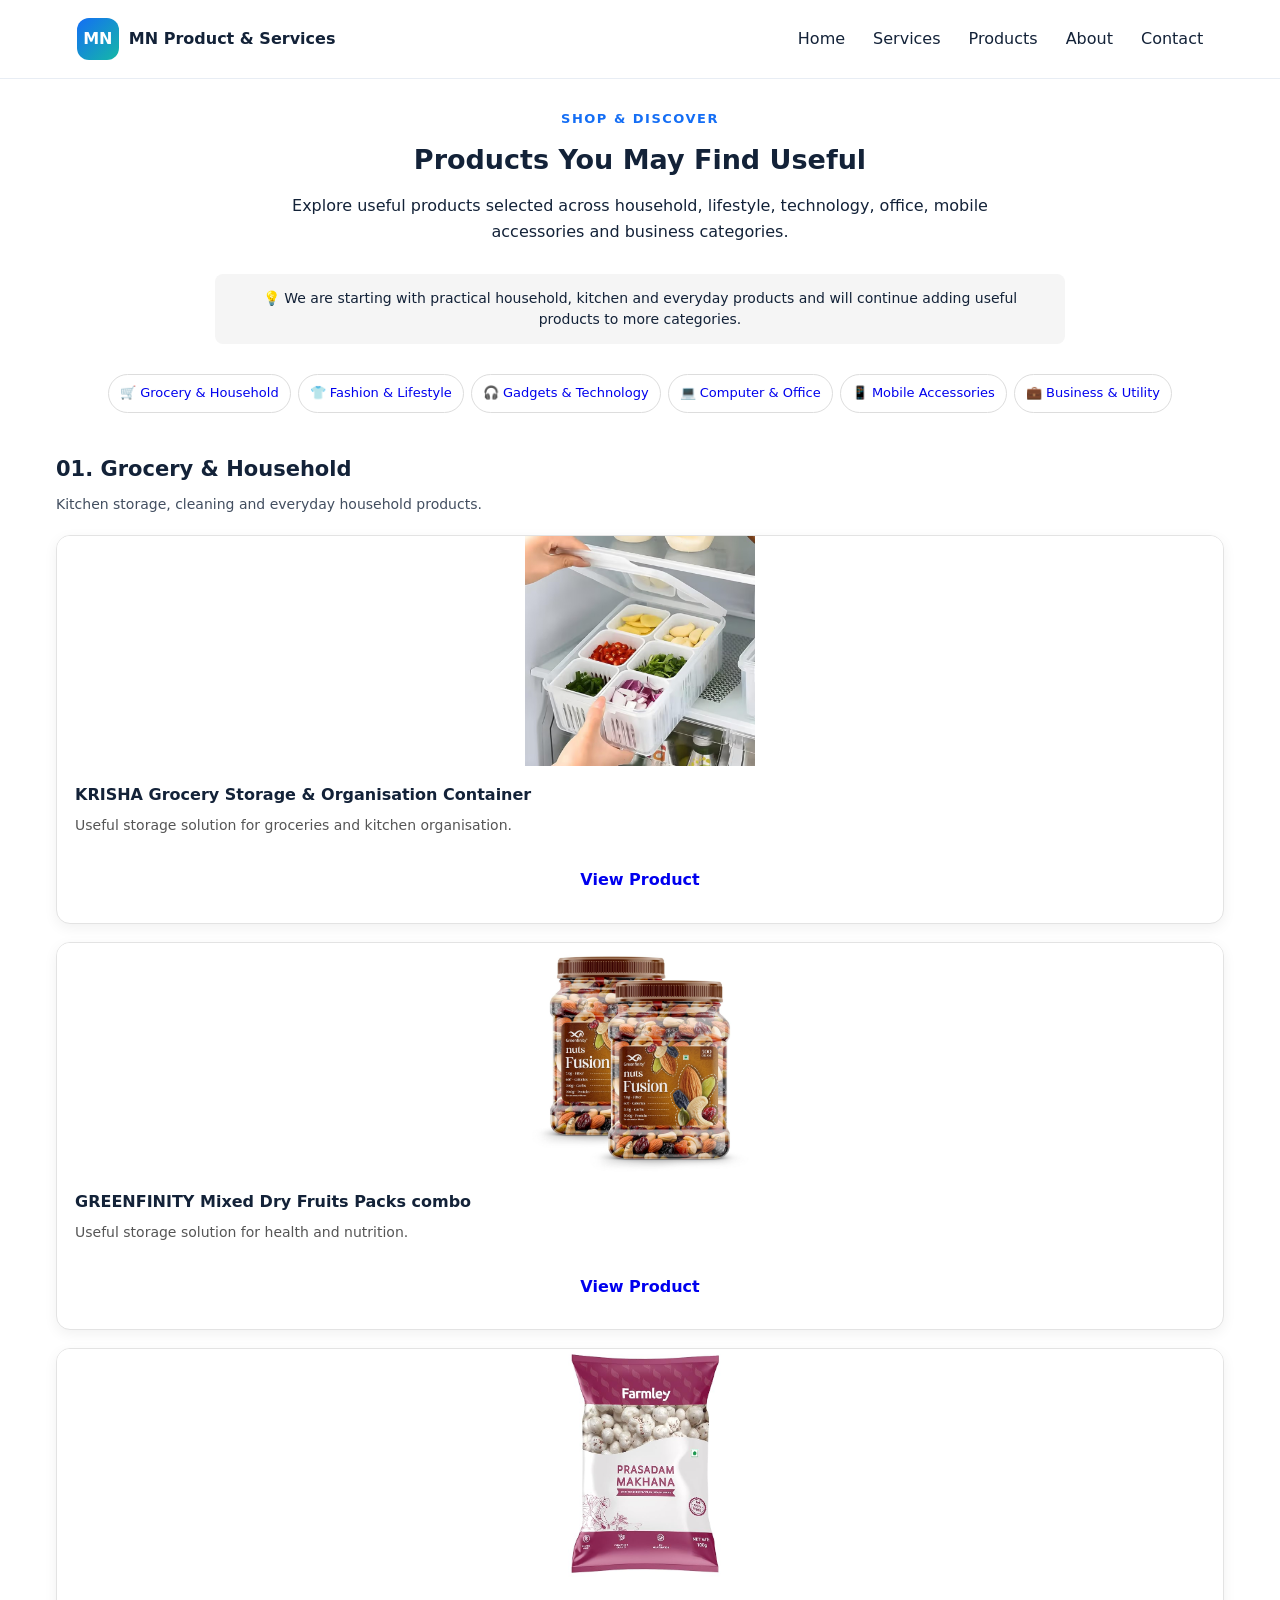
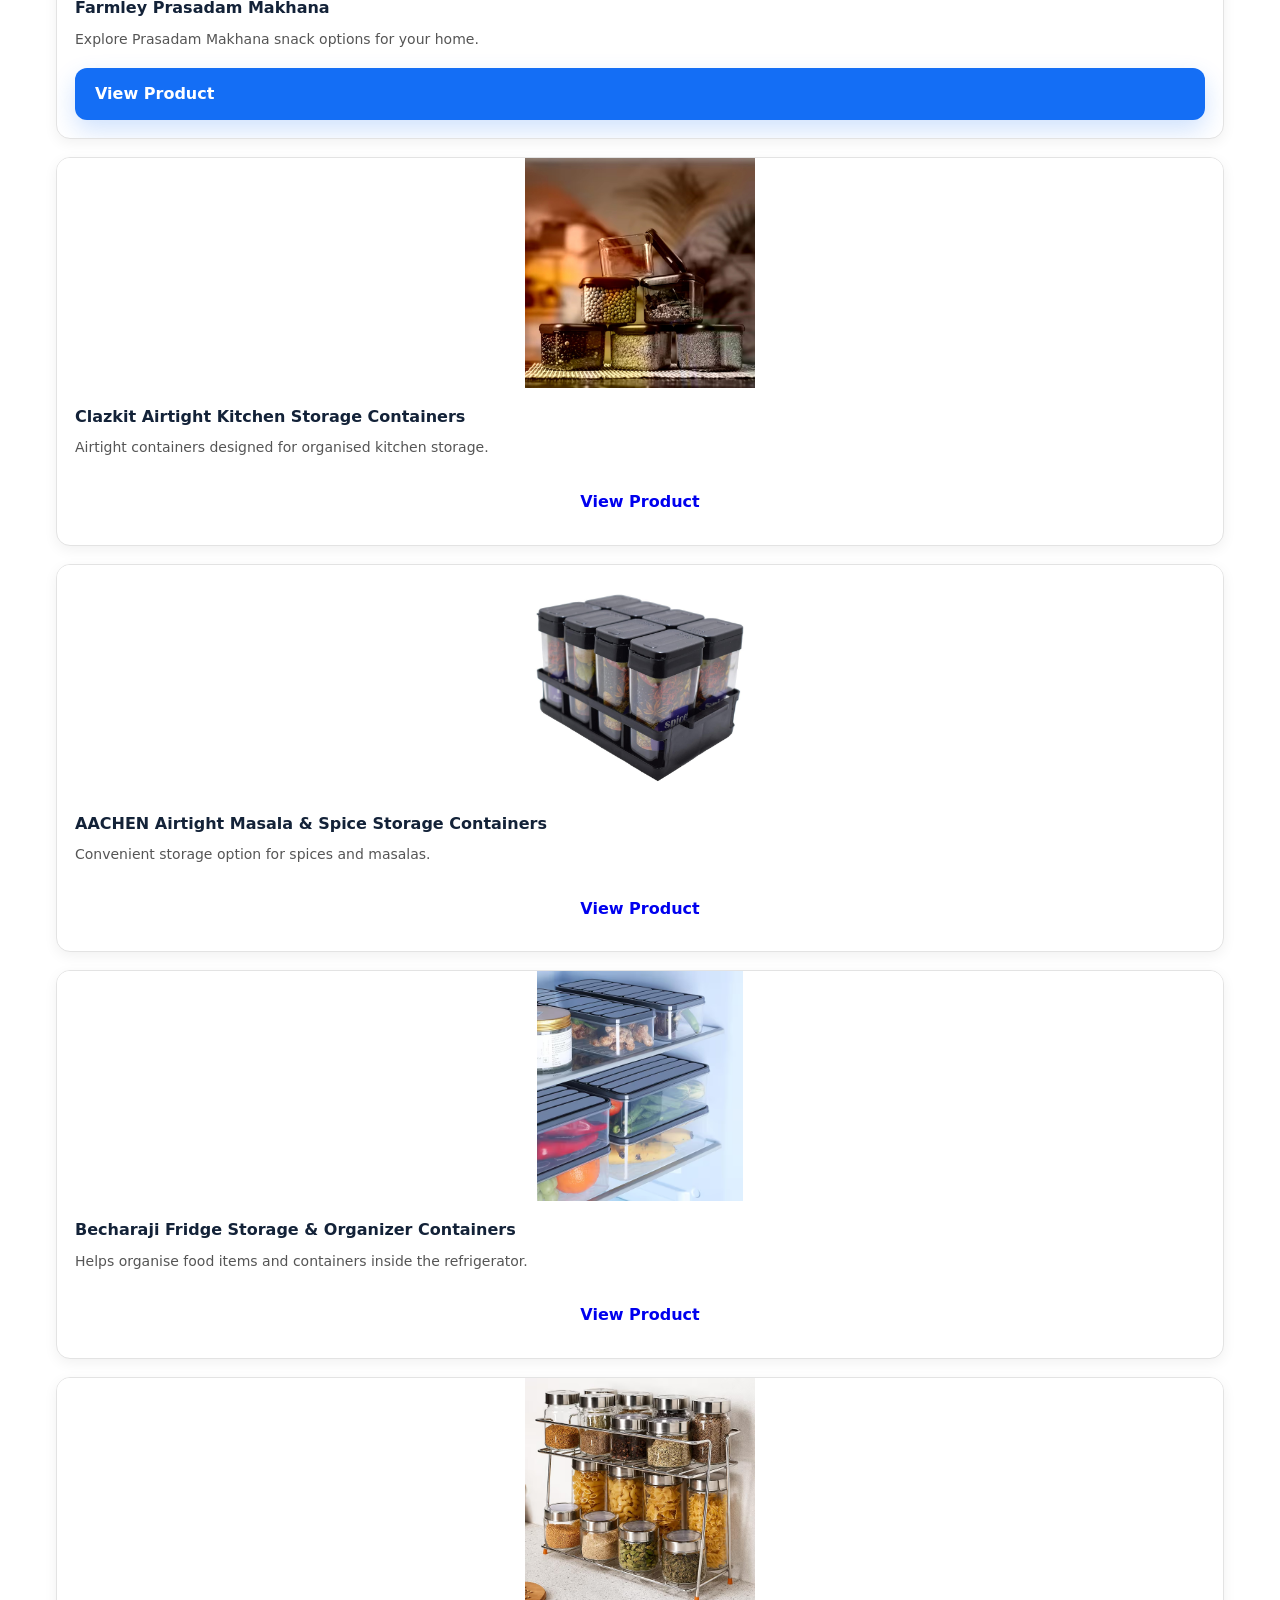
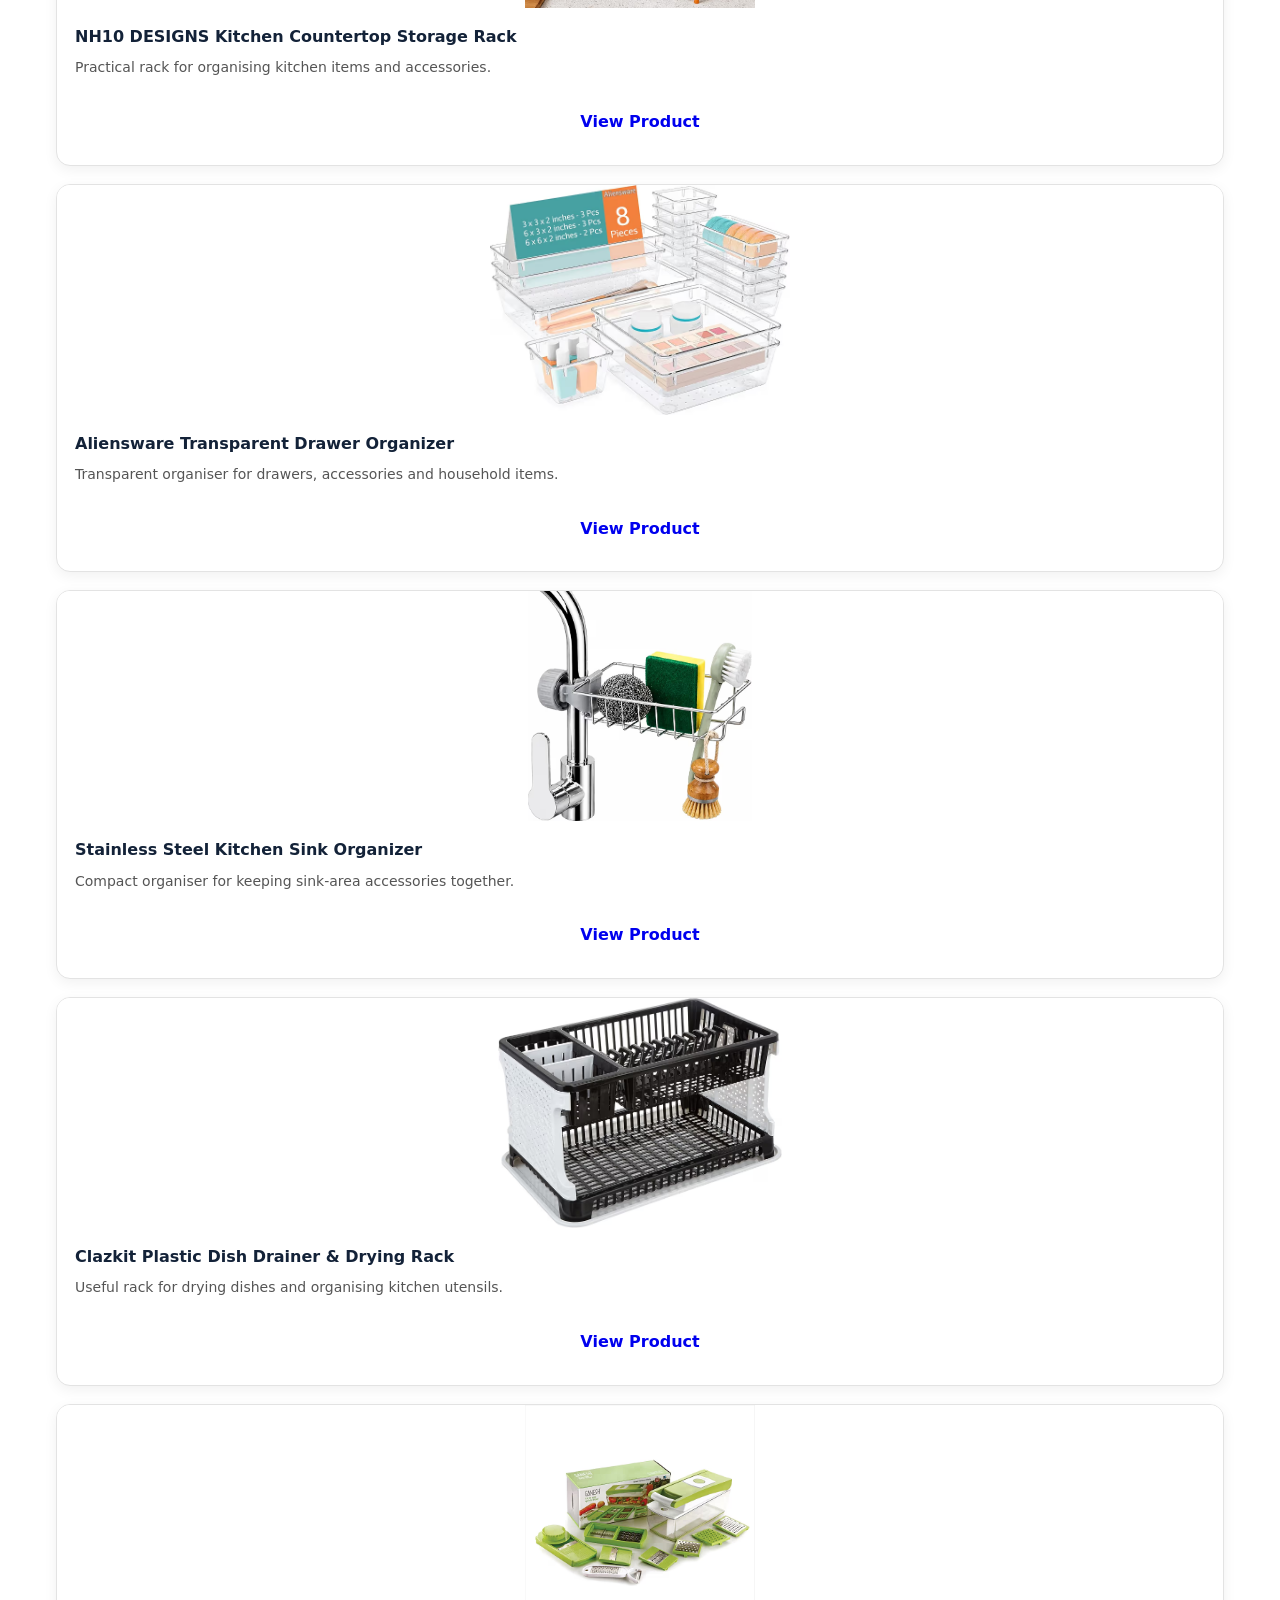
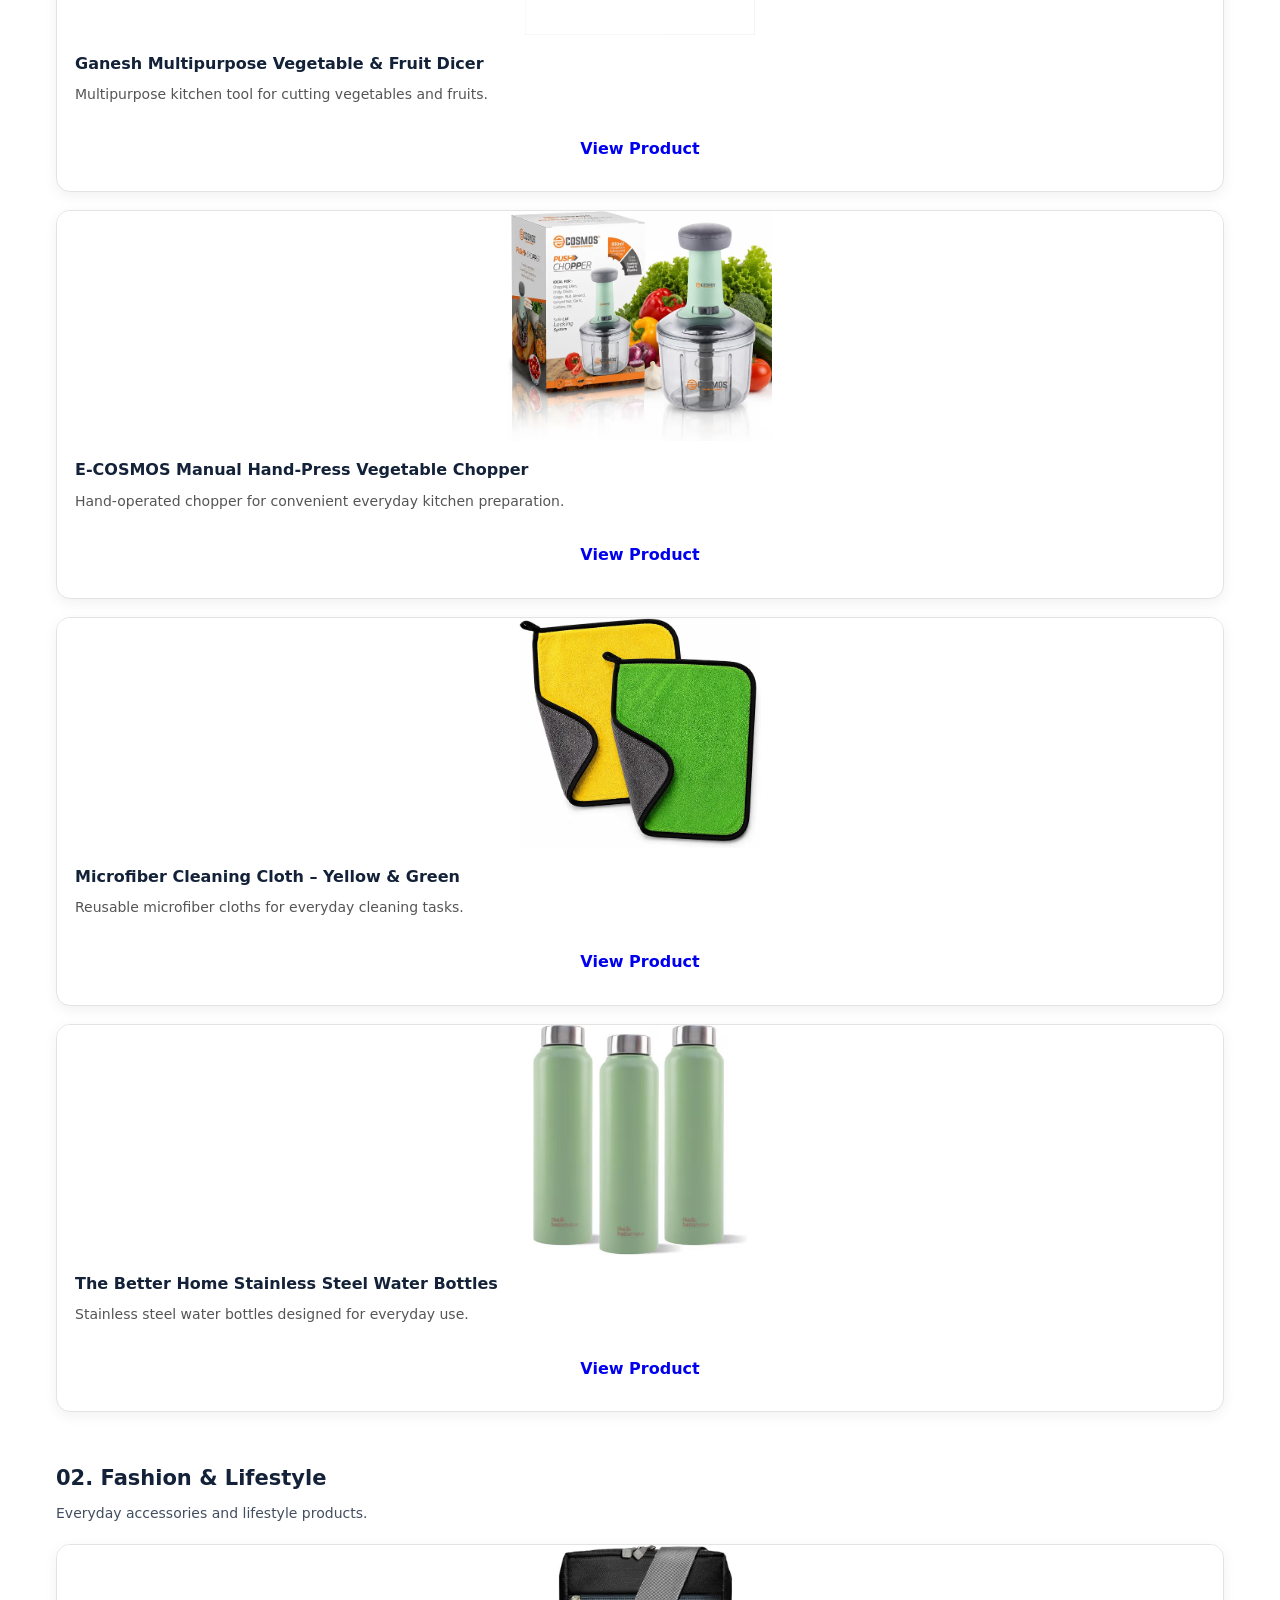
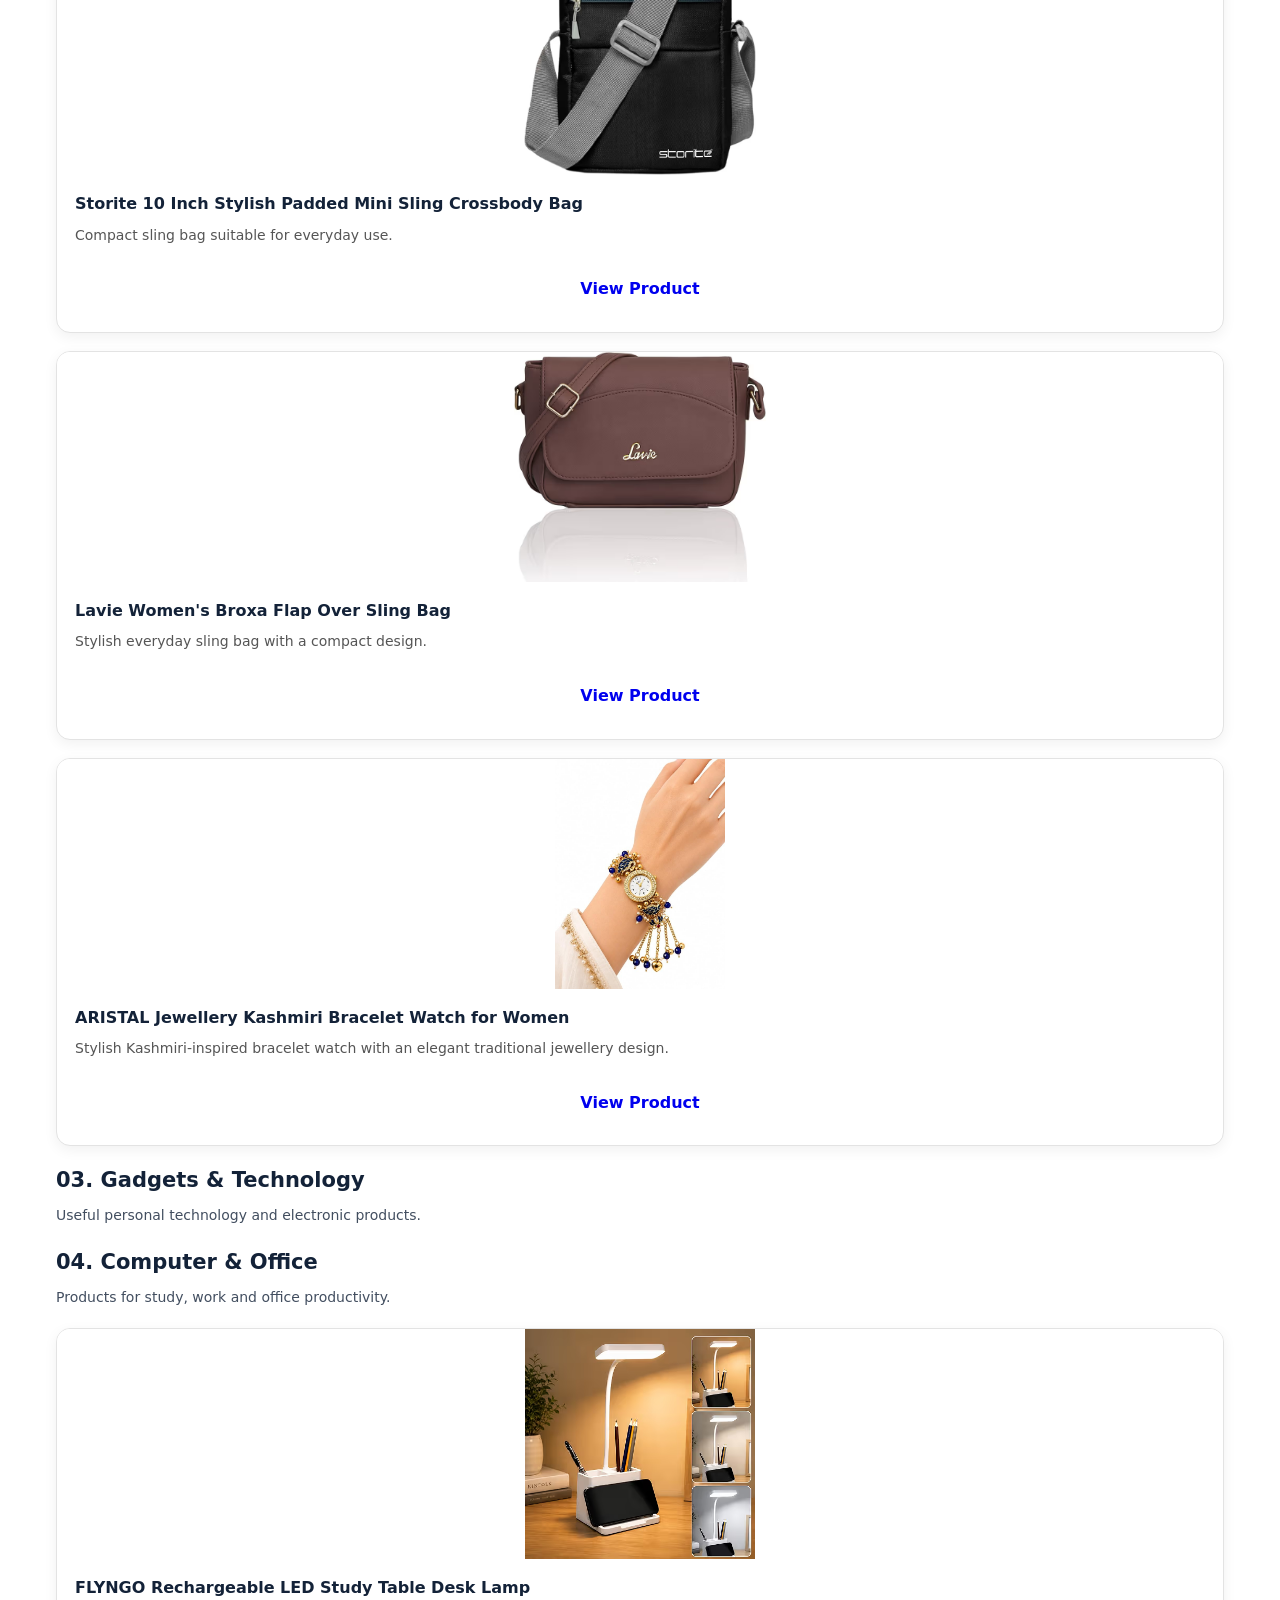
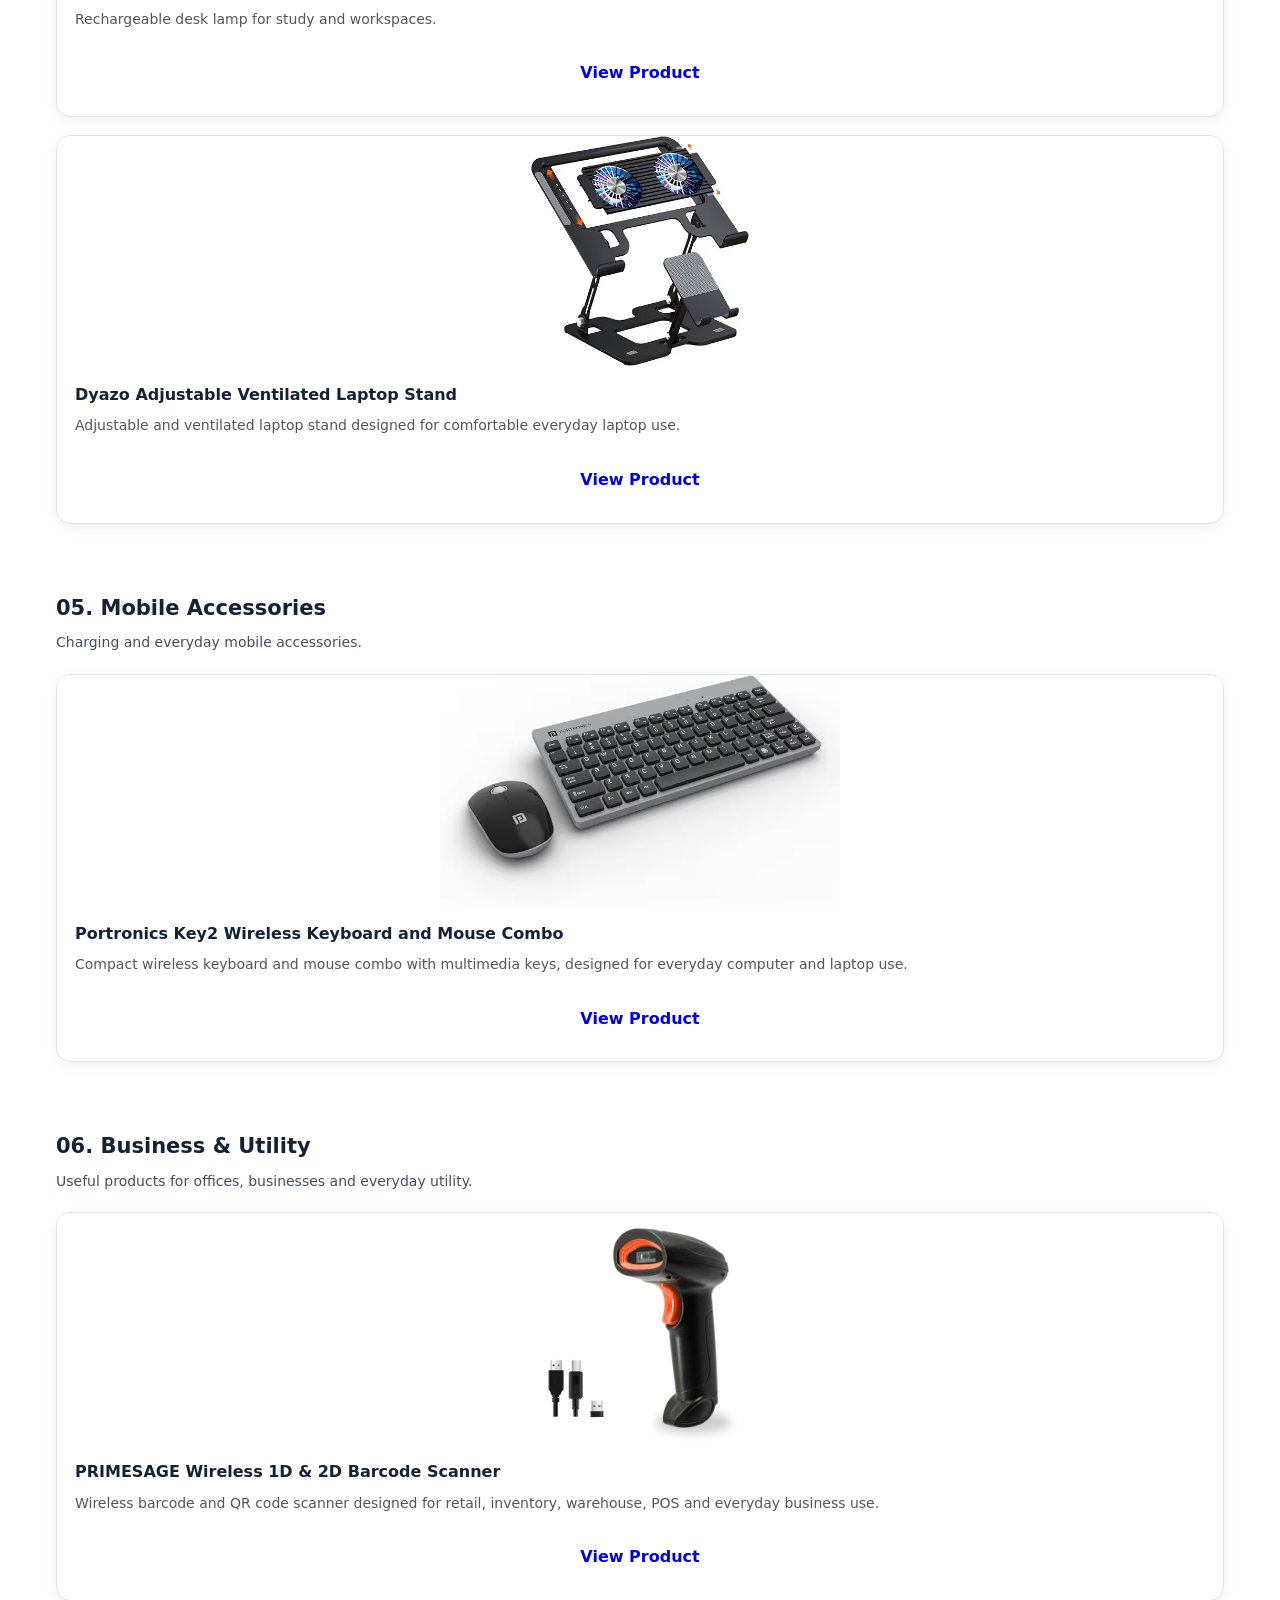
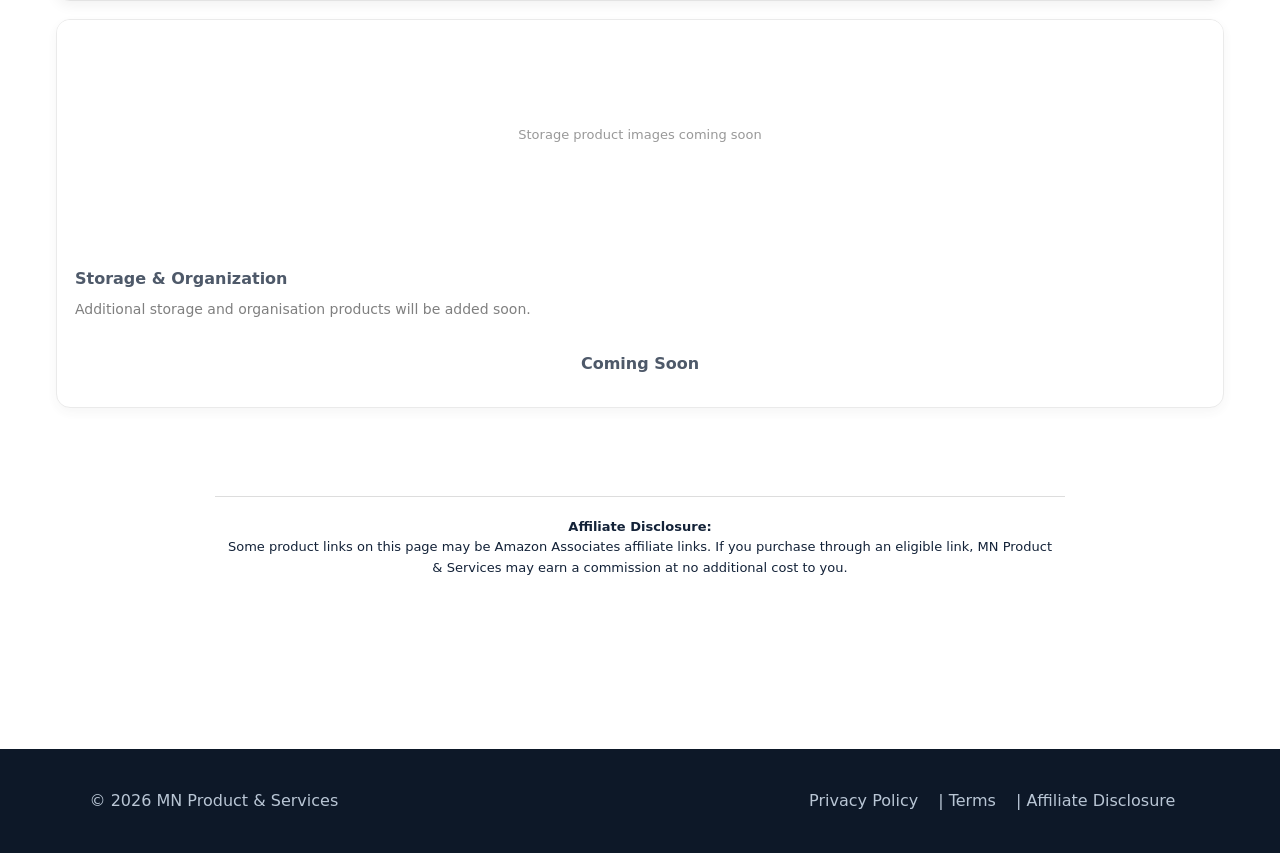
<file: products.html>
<!DOCTYPE html>
<html lang="en">
<head>

  <meta charset="UTF-8">

  <meta
    name="viewport"
    content="width=device-width, initial-scale=1.0"
  >

  <title>
    Useful Products for Home, Work & Business | MN Product & Services
  </title>

  <meta
    name="description"
    content="Explore useful products for home, kitchen, lifestyle, technology, computer, mobile and business needs from MN Product & Services."
  >

  <meta
    name="robots"
    content="index, follow"
  >

  <link
    rel="canonical"
    href="https://mnproductsservices.com/products.html"
  >

  <link
    rel="stylesheet"
    href="style.css"
  >

  <style>
    .products-page {
      max-width: 1200px;
      margin: auto;
      padding: 30px 16px 50px;
    }

    .products-intro {
      text-align: center;
      margin-bottom: 30px;
    }

    .products-intro .eyebrow {
      font-size: 13px;
      font-weight: 700;
      letter-spacing: 1.5px;
      margin-bottom: 8px;
    }

    .products-intro h1 {
      margin: 0 0 12px;
      font-size: 32px;
    }

    .products-intro p {
      max-width: 700px;
      margin: auto;
      line-height: 1.6;
    }

    .product-tip {
      max-width: 850px;
      margin: 20px auto 30px;
      padding: 14px 16px;
      border-radius: 8px;
      background: #f5f5f5;
      text-align: center;
      font-size: 14px;
      line-height: 1.5;
    }

    .category-nav {
      display: flex;
      flex-wrap: wrap;
      justify-content: center;
      gap: 10px;
      margin-bottom: 40px;
    }

    .category-nav a {
      padding: 9px 14px;
      border: 1px solid #ddd;
      border-radius: 20px;
      text-decoration: none;
      font-size: 14px;
    }

    .product-category {
      margin-bottom: 50px;
    }

    .category-title {
      margin-bottom: 20px;
    }

    .category-title h2 {
      margin: 0 0 6px;
      font-size: 24px;
    }

    .category-title p {
      margin: 0;
      font-size: 14px;
      opacity: .8;
    }

    .product-grid {
      display: grid;
      grid-template-columns: repeat(3, 1fr);
      gap: 22px;
    }

    /* PRODUCT CARD */

    .product-card {
      display: flex;
      flex-direction: column;
      overflow: hidden;
      border: 1px solid #e3e3e3;
      border-radius: 14px;
      background: #fff;
      box-shadow: 0 4px 14px rgba(0, 0, 0, .06);
      transition: transform .2s ease, box-shadow .2s ease;
    }

    .product-card:hover {
      transform: translateY(-4px);
      box-shadow: 0 8px 22px rgba(0, 0, 0, .10);
    }

    /* IMAGE AREA */

    .product-image {
  width: 100%;
  height: 220px;
  background: #ffffff;
  display: flex;
  align-items: center;
  justify-content: center;
  overflow: hidden;
}

.product-image img {
  width: 100%;
  height: 100%;
  object-fit: contain;
  display: block;
}

    /* Temporary image placeholder */

    .image-placeholder {
      width: 100%;
      height: 100%;
      display: flex;
      align-items: center;
      justify-content: center;
      text-align: center;
      padding: 20px;
      box-sizing: border-box;
      color: #777;
      font-size: 13px;
    }

    .product-content {
      display: flex;
      flex-direction: column;
      flex: 1;
      padding: 18px;
    }

    .product-card h3 {
      margin: 0 0 9px;
      font-size: 17px;
      line-height: 1.4;
    }

    .product-card p {
      margin: 0 0 18px;
      font-size: 14px;
      line-height: 1.55;
      color: #555;
    }

    .product-button {
      display: block;
      width: 100%;
      margin-top: auto;
      padding: 12px 14px;
      box-sizing: border-box;
      border-radius: 8px;
      text-align: center;
      text-decoration: none;
      font-weight: 700;
    }

    /* COMING SOON */

    .coming-soon {
      opacity: .75;
    }

    .coming-soon .product-button {
      cursor: default;
    }

    .affiliate-note {
      max-width: 850px;
      margin: 20px auto 0;
      padding: 20px 10px;
      border-top: 1px solid #ddd;
      text-align: center;
      font-size: 13px;
      line-height: 1.6;
    }

    /* TABLET */

    @media (max-width: 900px) {
      .product-grid {
        grid-template-columns: repeat(2, 1fr);
      }
    }

    /* MOBILE */

    @media (max-width: 600px) {
  .product-image {
    height: 230px;
  }
}

      .products-intro h1 {
        font-size: 27px;
      }

      .category-nav {
        gap: 7px;
      }

      .category-nav a {
        font-size: 13px;
        padding: 8px 11px;
      }

      .product-grid {
        grid-template-columns: 1fr;
        gap: 18px;
      }

      .product-image {
        height: 230px;
      }

      .category-title h2 {
        font-size: 21px;
      }

      .product-card h3 {
        font-size: 16px;
      }
    }
  </style>
</head>

<body>

<header class="site-header">

  <a class="brand" href="index.html">
    <span class="brand-mark">MN</span>
    <span>MN Product & Services</span>
  </a>

  <nav class="nav">
    <a href="index.html">Home</a>
    <a href="services.html">Services</a>
    <a href="products.html" aria-current="page">Products</a>
    <a href="about.html">About</a>
    <a href="contact.html">Contact</a>
  </nav>

</header>


<main class="products-page">

  <section class="products-intro">

    <p class="eyebrow">SHOP & DISCOVER</p>

    <h1>Products You May Find Useful</h1>

    <p>
      Explore useful products selected across household, lifestyle,
      technology, office, mobile accessories and business categories.
    </p>

  </section>


  <div class="product-tip">
    💡 We are starting with practical household, kitchen and everyday
    products and will continue adding useful products to more categories.
  </div>


  <nav class="category-nav" aria-label="Product categories">

    <a href="#grocery">🛒 Grocery & Household</a>
    <a href="#fashion">👕 Fashion & Lifestyle</a>
    <a href="#gadgets">🎧 Gadgets & Technology</a>
    <a href="#computer">💻 Computer & Office</a>
    <a href="#mobile">📱 Mobile Accessories</a>
    <a href="#business">💼 Business & Utility</a>

  </nav>


  <!-- ============================= -->
  <!-- 01 GROCERY & HOUSEHOLD -->
  <!-- ============================= -->

  <section class="product-category" id="grocery">

    <div class="category-title">
      <h2>01. Grocery & Household</h2>
      <p>Kitchen storage, cleaning and everyday household products.</p>
    </div>

    <div class="product-grid">


      <!-- PRODUCT 01 -->

<article class="product-card">

  <div class="product-image">
    <img
      src="image/krisha-storage.jpg"
      alt="KRISHA Grocery Storage & Organisation Container"
      loading="lazy"
    >
  </div>

  <div class="product-content">

    <h3>KRISHA Grocery Storage & Organisation Container</h3>

    <p>
      Useful storage solution for groceries and kitchen organisation.
    </p>

    <a class="product-button"
       href="https://www.amazon.in/dp/B0HBWN9DHR/?tag=krgoaltz111-21"
       target="_blank"
       rel="nofollow sponsored noopener">
      View Product
    </a>

  </div>

</article>

            <!-- PRODUCT 02 -->

   <article class="product-card">

  <div class="product-image">
    <img
      src="image/greenfinity-mixed-dry-fruits.jpg"
      alt="GREENFINITY Mixed Dry Fruits Packs Combo"
      loading="lazy"
    >
  </div>

  <div class="product-content">
    
    <h3>GREENFINITY Mixed Dry Fruits Packs combo</h3>
    
     <p>
      Useful storage solution for health and nutrition.
    </p>

    <a class="product-button"
       href="https://www.amazon.in/dp/B0F7QC6CKQ/?tag=krgoaltz111-21"
       target="_blank"
       rel="nofollow sponsored noopener">
      View Product
    </a>

  </div>

    </article>

      <!-- FARMLEY PRASADAM MAKHANA -->
      
  <article class="product-card">

  <div class="product-image">
    <img
      src="image/farmley-makhana.jpg"
      alt="Farmley Prasadam Makhana"
      loading="lazy"
    >
  </div>

  <div class="product-content">

  <h3>Farmley Prasadam Makhana</h3>

  <p>
    Explore Prasadam Makhana snack options for your home.
  </p>

  <a
    class="btn primary"
    href="https://www.amazon.in/dp/B09J4MWH4V?tag=krgoaltz111-21"
    target="_blank"
    rel="nofollow sponsored noopener"
  >
    View Product
  </a>

  </div>

</article>

            <!-- PRODUCT 04 -->
    
     <article class="product-card">

      <div class="product-image">
  <img
    src="image/clazkit-kitchen-storage.jpg"
    alt="Clazkit Airtight Kitchen Storage Containers"
    loading="lazy"
  >
</div>

        <div class="product-content">

          <h3>Clazkit Airtight Kitchen Storage Containers</h3>

          <p>
            Airtight containers designed for organised kitchen storage.
          </p>

          <a
            class="product-button"
            href="https://www.amazon.in/dp/B0D9M4V3JJ/?tag=krgoaltz111-21"
            target="_blank"
            rel="nofollow sponsored noopener"
          >
            View Product
          </a>

        </div>

      </article>

            <!-- PRODUCT 05-->

      
     <article class="product-card">

      <div class="product-image">
  <img
    src="image/aachen-masala-spice-storage.jpg"
    alt="AACHEN Airtight Masala & Spice Storage Containers"
    loading="lazy"
  >
      </div>

        <div class="product-content">

          <h3>AACHEN Airtight Masala & Spice Storage Containers</h3>

          <p>
            Convenient storage option for spices and masalas.
          </p>

          <a
            class="product-button"
            href="https://www.amazon.in/dp/B0DDTFDB6P/?tag=krgoaltz111-21"
            target="_blank"
            rel="nofollow sponsored noopener"
          >
            View Product
          </a>

        </div>

      </article>


      <!-- PRODUCT 06 -->

      <article class="product-card">

        <div class="product-image">

          <img
            src="image/becharaji-fridge-storage.jpg"
            alt="Becharaji Fridge Storage & Organizer Containers"
            loading="lazy"
          >

        </div>

        <div class="product-content">

          <h3>Becharaji Fridge Storage & Organizer Containers</h3>

          <p>
            Helps organise food items and containers inside the refrigerator.
          </p>

          <a
            class="product-button"
            href="https://www.amazon.in/dp/B0H9YYRQV7/?tag=krgoaltz111-21"
            target="_blank"
            rel="nofollow sponsored noopener"
          >
            View Product
          </a>

        </div>

      </article>


      <!-- PRODUCT 07 -->

      <article class="product-card">

        <div class="product-image">

          <img
            src="image/nh10-kitchen-countertop-storage-rack.jpg"
            alt="NH10 DESIGNS Kitchen Countertop Storage Rack"
            loading="lazy"
          >

        </div>

        <div class="product-content">

          <h3>NH10 DESIGNS Kitchen Countertop Storage Rack</h3>

          <p>
            Practical rack for organising kitchen items and accessories.
          </p>

          <a
            class="product-button"
            href="https://www.amazon.in/dp/B0CLGK218X/?tag=krgoaltz111-21"
            target="_blank"
            rel="nofollow sponsored noopener"
          >
            View Product
          </a>

        </div>

      </article>


      <!-- PRODUCT 08 -->

      <article class="product-card">

        <div class="product-image">

          <img
            src="image/aliensware-transparent-drawer-organizer.jpg"
            alt="Aliensware Transparent Drawer Organizer"
            loading="lazy"
          >

        </div>

        <div class="product-content">

          <h3>Aliensware Transparent Drawer Organizer</h3>

          <p>
            Transparent organiser for drawers, accessories and household items.
          </p>

          <a
            class="product-button"
            href="https://www.amazon.in/dp/B0DWKJYBX8/?tag=krgoaltz111-21"
            target="_blank"
            rel="nofollow sponsored noopener"
          >
            View Product
          </a>

        </div>

      </article>


      <!-- PRODUCT 09 -->

      <article class="product-card">

        <div class="product-image">

          <img
            src="image/stainless-steel-kitchen-organiser.jpg"
            alt="Stainless Steel Kitchen Sink Organizer"
            loading="lazy"
          >

        </div>

        <div class="product-content">

          <h3>Stainless Steel Kitchen Sink Organizer</h3>

          <p>
            Compact organiser for keeping sink-area accessories together.
          </p>

          <a
            class="product-button"
            href="https://www.amazon.in/dp/B0G1THD1S5/?tag=krgoaltz111-21"
            target="_blank"
            rel="nofollow sponsored noopener"
          >
            View Product
          </a>
          </div>

      </article>
          
          <!-- PRODUCT 10-->

      <article class="product-card">

        <div class="product-image">

          <img
            src="image/clazkit-plastic-dishdrainer-dryrack.jpg"
            alt="Clazkit Plastic Dish Drainer & Drying Rack"
            loading="lazy"
          >

        </div>

        <div class="product-content">

          <h3>Clazkit Plastic Dish Drainer & Drying Rack</h3>

          <p>
            Useful rack for drying dishes and organising kitchen utensils.
          </p>

          <a
            class="product-button"
            href="https://www.amazon.in/dp/B0DK5R6JJ9/?tag=krgoaltz111-21"
            target="_blank"
            rel="nofollow sponsored noopener"
          >
            View Product
          </a>

        </div>

      </article>


      <!-- PRODUCT 11-->

      <article class="product-card">

        <div class="product-image">

          <img
            src="image/ganesh-multipurpose-vegetable-fruit-dicer.jpg"
            alt="Ganesh Multipurpose Vegetable & Fruit Dicer"
            loading="lazy"
          >

        </div>

        <div class="product-content">

          <h3>Ganesh Multipurpose Vegetable & Fruit Dicer</h3>

          <p>
            Multipurpose kitchen tool for cutting vegetables and fruits.
          </p>

          <a
            class="product-button"
            href="https://www.amazon.in/dp/B01BVDS1BE/?tag=krgoaltz111-21"
            target="_blank"
            rel="nofollow sponsored noopener"
          >
            View Product
          </a>

        </div>

      </article>


      <!-- PRODUCT 12 -->

      <article class="product-card">

        <div class="product-image">

          <img
            src="image/e-cosmos-manual-handpress-vegetable-chopper.jpg"
            alt="E-COSMOS Manual Hand-Press Vegetable Chopper"
            loading="lazy"
          >

        </div>

        <div class="product-content">

          <h3>E-COSMOS Manual Hand-Press Vegetable Chopper</h3>

          <p>
            Hand-operated chopper for convenient everyday kitchen preparation.
          </p>

          <a
            class="product-button"
            href="https://www.amazon.in/dp/B0BNDKBDTV/?tag=krgoaltz111-21"
            target="_blank"
            rel="nofollow sponsored noopener"
          >
            View Product
          </a>

        </div>

      </article>


      <!-- PRODUCT 13 -->

      <article class="product-card">

        <div class="product-image">

          <img
            src="image/microfiber-cleaning-cloth.jpg"
            alt="Microfiber Cleaning Cloth Yellow & Green"
            loading="lazy"
          >

        </div>

        <div class="product-content">

          <h3>Microfiber Cleaning Cloth – Yellow & Green</h3>

          <p>
            Reusable microfiber cloths for everyday cleaning tasks.
          </p>

          <a
            class="product-button"
            href="https://www.amazon.in/dp/B0H6MTC26P/?tag=krgoaltz111-21"
            target="_blank"
            rel="nofollow sponsored noopener"
          >
            View Product
          </a>

        </div>

      </article>
      
      <!-- PRODUCT 14 -->

      <article class="product-card">
        
       <div class="product-image">
         
         <img
          src="image/better-home-stainless-steel-water-bottles.jpg"
          alt="The Better Home Stainless Steel Water Bottles"
          loading="lazy"
       >
         
      </div>

        <div class="product-content">

          <h3>The Better Home Stainless Steel Water Bottles</h3>

          <p>
             Stainless steel water bottles designed for everyday use.
          </p>

          <a
            class="product-button"
            href="https://www.amazon.in/Better-Home-Stainless-Non-Toxic-Pack/dp/B0BQRW9783?pd_rd_w=VI3S5&content-id=amzn1.sym.66593ce2-6ae4-4ee4-91b9-e8d2077766aa&pf_rd_p=66593ce2-6ae4-4ee4-91b9-e8d2077766aa&pf_rd_r=RYT7HE1B5VBQ2RK2YET6&pd_rd_wg=KMx3U&pd_rd_r=a0a2ea92-34ee-44ec-a33f-141a52a47f78&pd_rd_i=B0BQRW9783&th=1&linkCode=ll2&tag=krgoaltz111-21&linkId=5fa4b964511a10ea0a1f6528361e783c&ref_=as_li_ss_tl"
            target="_blank"
            rel="nofollow sponsored noopener"
          >
            View Product
          </a>

        </div>

      </article>

    </div>

  </section>


  <!-- ============================= -->
  <!-- 02 FASHION & LIFESTYLE -->
  <!-- ============================= -->

  <section class="product-category" id="fashion">

    <div class="category-title">
      <h2>02. Fashion & Lifestyle</h2>
      <p>Everyday accessories and lifestyle products.</p>
    </div>

    <div class="product-grid">


      <!-- PRODUCT 15 -->

      <article class="product-card">

        <div class="product-image">

          <img
            src="image/storite-stylish-crossbody-bag.jpg"
            alt="Storite 10 Inch Stylish Padded Mini Sling Crossbody Bag"
            loading="lazy"
          >

        </div>

        <div class="product-content">

          <h3>Storite 10 Inch Stylish Padded Mini Sling Crossbody Bag</h3>

          <p>
            Compact sling bag suitable for everyday use.
          </p>

          <a
            class="product-button"
            href="https://www.amazon.in/dp/B0DGTSNWZD?tag=krgoaltz111-21"
            target="_blank"
            rel="nofollow sponsored noopener"
          >
            View Product
          </a>

        </div>

      </article>


      <!-- PRODUCT 16 -->

      <article class="product-card">

        <div class="product-image">

          <img
            src="image/lavie-women's-broxa-flapover-slingbag.jpg"
            alt="Lavie Women's Broxa Flap Over Sling Bag"
            loading="lazy"
          >

        </div>

        <div class="product-content">

          <h3>Lavie Women's Broxa Flap Over Sling Bag</h3>

          <p>
            Stylish everyday sling bag with a compact design.
          </p>

          <a
            class="product-button"
            href="https://www.amazon.in/dp/B08QTF8RPM?tag=krgoaltz111-21"
            target="_blank"
            rel="nofollow sponsored noopener"
          >
            View Product
          </a>

        </div>

      </article>

      <!-- PRODUCT 17 -->

      <article class="product-card">

      <div class="product-image">
        
    <img
      src="image/aristal-kashmiri-bracelet-watch.jpg"
      alt="ARISTAL Jewellery Kashmiri Bracelet Watch for Women"
      loading="lazy"
    >
  </div>

  <div class="product-content">

    <h3>ARISTAL Jewellery Kashmiri Bracelet Watch for Women</h3>

    <p>
      Stylish Kashmiri-inspired bracelet watch with an elegant traditional jewellery design.
    </p>

    <a
      class="product-button"
      href="https://www.amazon.in/dp/B0H33BSKS1/?tag=krgoaltz111-21"
      target="_blank"
      rel="nofollow sponsored noopener"
    >
      View Product
    </a>

  </div>

      </article>


  <!-- ============================= -->
  <!-- 03 GADGETS & TECHNOLOGY -->
  <!-- ============================= -->

  <section class="product-category" id="gadgets">

    <div class="category-title">
      <h2>03. Gadgets & Technology</h2>
      <p>Useful personal technology and electronic products.</p>
    </div>

    <div class="product-grid">


      
      

      


  <!-- ============================= -->
  <!-- 04 COMPUTER & OFFICE -->
  <!-- ============================= -->

  <section class="product-category" id="computer">

    <div class="category-title">
      <h2>04. Computer & Office</h2>
      <p>Products for study, work and office productivity.</p>
    </div>

    <div class="product-grid">


      <!-- PRODUCT 19 -->

      <article class="product-card">

        <div class="product-image">

          <img
            src="image/flyngo-rechageable-led-desk-lamp.jpg"
            alt="FLYNGO Rechargeable LED Study Table Desk Lamp"
            loading="lazy"
          >

        </div>

        <div class="product-content">

          <h3>FLYNGO Rechargeable LED Study Table Desk Lamp</h3>

          <p>
            Rechargeable desk lamp for study and workspaces.
          </p>

          <a
            class="product-button"
            href="https://www.amazon.in/dp/B0D8FY9KH6/?tag=krgoaltz111-21"
            target="_blank"
            rel="nofollow sponsored noopener"
          >
            View Product
          </a>

        </div>

      </article>


      <!-- PRODUCT 20 -->

      <article class="product-card">

     <div class="product-image">
       
    <img
      src="image/dyazo-adjustable-laptop-stand.jpg"
      alt="Dyazo Adjustable Ventilated Laptop Stand"
      loading="lazy"
    >
  </div>

  <div class="product-content">

    <h3>Dyazo Adjustable Ventilated Laptop Stand</h3>

    <p>
      Adjustable and ventilated laptop stand designed for comfortable everyday laptop use.
    </p>

    <a
      class="product-button"
      href="https://www.amazon.in/dp/B0FXXQP853/?tag=krgoaltz111-21"
      target="_blank"
      rel="nofollow sponsored noopener"
    >
      View Product
    </a>

  </div>

</article>

    </div>

  </section>


  <!-- ============================= -->
  <!-- 05 MOBILE ACCESSORIES -->
  <!-- ============================= -->

  <section class="product-category" id="mobile">

    <div class="category-title">
      <h2>05. Mobile Accessories</h2>
      <p>Charging and everyday mobile accessories.</p>
    </div>

    <div class="product-grid">


      <!-- PRODUCT 21 -->
      
  <article class="product-card">

  <div class="product-image">
    
    <img
      src="image/portronics-key2-wireless-keyboard-mouse.jpg"
      alt="Portronics Key2 Wireless Keyboard and Mouse Combo"
      loading="lazy"
    >
  </div>

  <div class="product-content">

    <h3>Portronics Key2 Wireless Keyboard and Mouse Combo</h3>

    <p>
      Compact wireless keyboard and mouse combo with multimedia keys, designed for everyday computer and laptop use.
    </p>

    <a
      class="product-button"
      href="https://www.amazon.in/dp/B0BHYJ8CVF/?tag=krgoaltz111-21"
      target="_blank"
      rel="nofollow sponsored noopener"
    >
      View Product
    </a>

  </div>

  </article>
      

    </div>
    

   </section>


  <!-- ============================= -->
  <!-- 06 BUSINESS & UTILITY -->
  <!-- ============================= -->

  <section class="product-category" id="business">

    <div class="category-title">
      <h2>06. Business & Utility</h2>
      <p>Useful products for offices, businesses and everyday utility.</p>
    </div>

    <div class="product-grid">

      <!-- PRODUCT 22 -->


      <article class="product-card">

      <div class="product-image">
        
    <img
      src="image/primesage-wireless-barcode-scanner.jpg"
      alt="PRIMESAGE Wireless 1D and 2D Barcode Scanner"
      loading="lazy"
    >
  </div>

  <div class="product-content">

    <h3>PRIMESAGE Wireless 1D & 2D Barcode Scanner</h3>

    <p>
      Wireless barcode and QR code scanner designed for retail, inventory, warehouse, POS and everyday business use.
    </p>

    <a
      class="product-button"
      href="https://www.amazon.in/dp/B0FSY7K2FJ/?tag=krgoaltz111-21"
      target="_blank"
      rel="nofollow sponsored noopener"
    >
      View Product
    </a>

  </div>

</article>


  


      <article class="product-card coming-soon">

        <div class="product-image">
          <div class="image-placeholder">
            Storage product images coming soon
          </div>
        </div>

        <div class="product-content">

          <h3>Storage & Organization</h3>

          <p>
            Additional storage and organisation products will be added soon.
          </p>

          <span class="product-button">
            Coming Soon
          </span>

        </div>

      </article>
      

    </div>

  </section>


  <!-- AFFILIATE DISCLOSURE -->

  <div class="affiliate-note">

    <strong>Affiliate Disclosure:</strong><br>

    Some product links on this page may be Amazon Associates affiliate links.
    If you purchase through an eligible link, MN Product & Services may earn
    a commission at no additional cost to you.

  </div>

</main>


<footer>

  <p>© 2026 MN Product & Services</p>

  <p>
    <a href="privacy-policy.html">Privacy Policy</a> |
    <a href="terms.html">Terms</a> |
    <a href="affiliate-disclosure.html">Affiliate Disclosure</a>
  </p>

</footer>

</body>
</html>
</file>
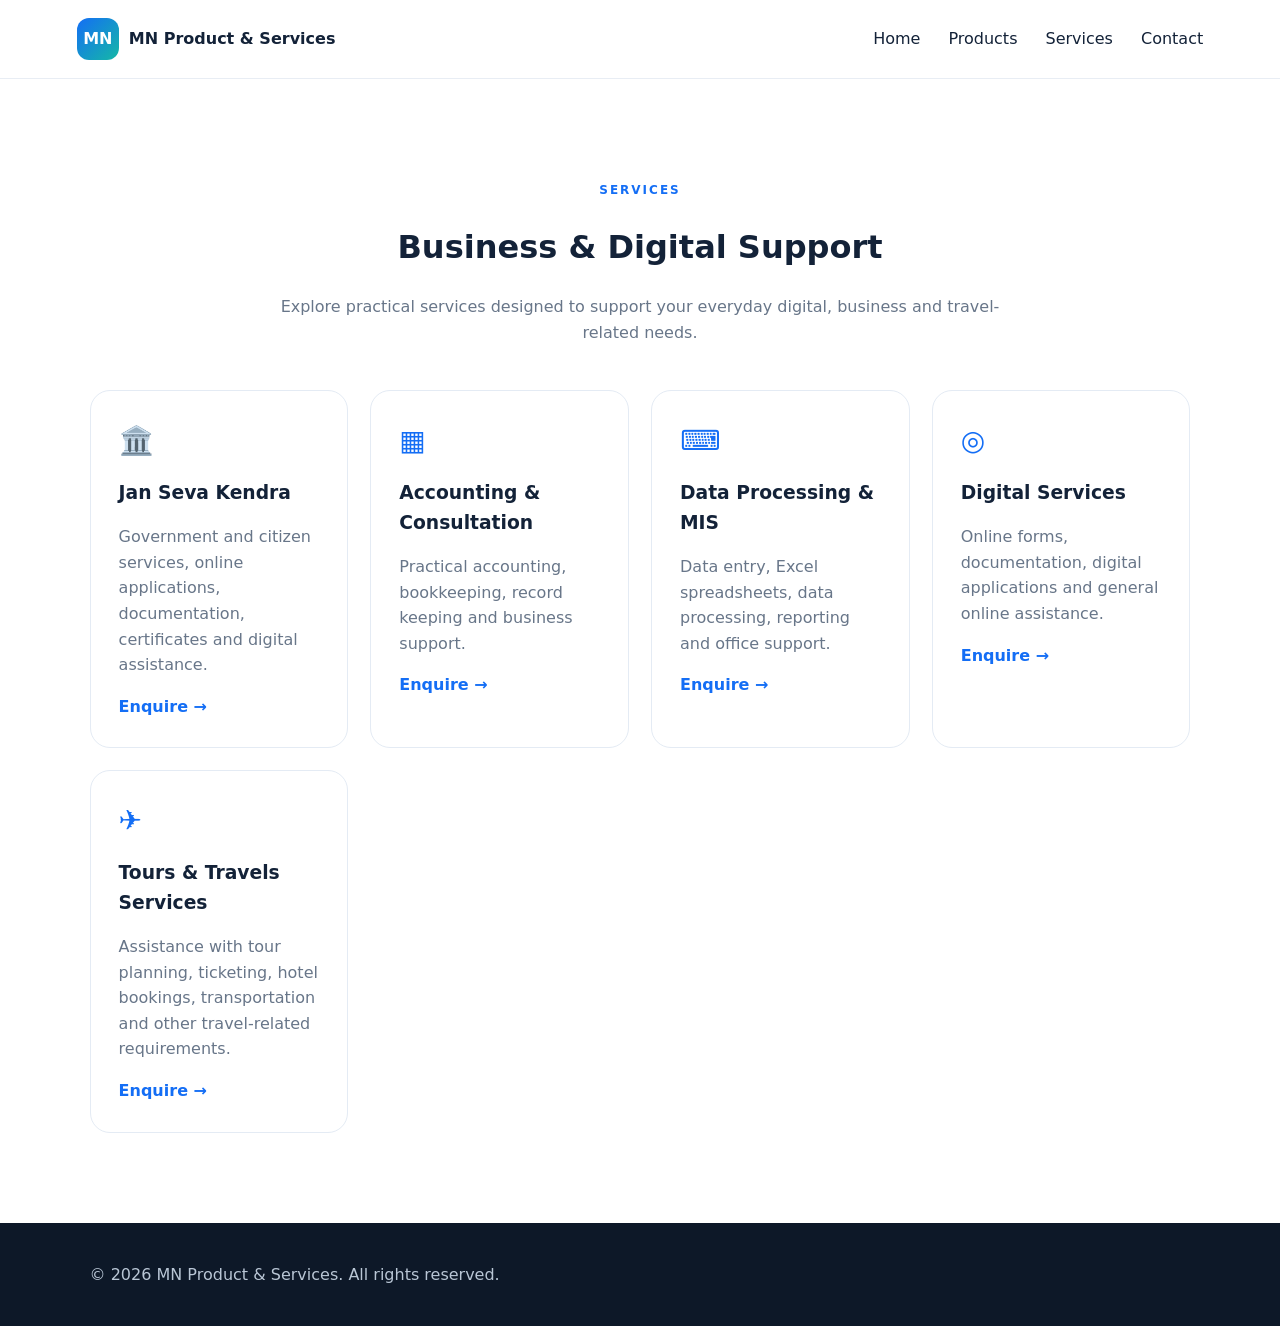
<file: Services.html>
<!doctype html>
<html lang="en">

<head>

<meta charset="utf-8">

<meta
  name="viewport"
  content="width=device-width, initial-scale=1"
>

<title>
  Services | MN Product & Services
</title>

<meta
  name="description"
  content="Explore Jan Seva Kendra, accounting and consultation, data processing and MIS, digital services, and tours and travels services from MN Product & Services."
>

<meta
  name="robots"
  content="index, follow"
>

<link
  rel="canonical"
  href="https://mnproductsservices.com/services.html"
>

<link
  rel="stylesheet"
  href="style.css"
>

</head>

<body>

<header class="site-header">

  <a class="brand" href="index.html">
    <span class="brand-mark">MN</span>
    <span>MN Product & Services</span>
  </a>

  <nav class="nav">

    <a href="index.html">
      Home
    </a>

    <a href="products.html">
      Products
    </a>

    <a href="services.html">
      Services
    </a>

    <a href="contact.html">
      Contact
    </a>

  </nav>

</header>


<main class="section">

  <div class="section-head">

    <p class="eyebrow">
      SERVICES
    </p>

    <h1>
      Business & Digital Support
    </h1>

    <p>
      Explore practical services designed to support your
      everyday digital, business and travel-related needs.
    </p>

  </div>


  <div class="grid cards">


    <!-- SERVICE 01: JAN SEVA KENDRA -->

    <article class="card">

      <div class="icon">
        🏛️
      </div>

      <h3>
        Jan Seva Kendra
      </h3>

      <p>
        Government and citizen services, online applications,
        documentation, certificates and digital assistance.
      </p>

      <a href="contact.html">
        Enquire →
      </a>

    </article>


    <!-- SERVICE 02: ACCOUNTING -->

    <article class="card">

      <div class="icon">
        ▦
      </div>

      <h3>
        Accounting & Consultation
      </h3>

      <p>
        Practical accounting, bookkeeping, record keeping and
        business support.
      </p>

      <a href="contact.html">
        Enquire →
      </a>

    </article>


    <!-- SERVICE 03: DATA PROCESSING -->

    <article class="card">

      <div class="icon">
        ⌨
      </div>

      <h3>
        Data Processing & MIS
      </h3>

      <p>
        Data entry, Excel spreadsheets, data processing,
        reporting and office support.
      </p>

      <a href="contact.html">
        Enquire →
      </a>

    </article>


    <!-- SERVICE 04: DIGITAL SERVICES -->

    <article class="card">

      <div class="icon">
        ◎
      </div>

      <h3>
        Digital Services
      </h3>

      <p>
        Online forms, documentation, digital applications and
        general online assistance.
      </p>

      <a href="contact.html">
        Enquire →
      </a>

    </article>


    <!-- SERVICE 05: TOURS & TRAVELS -->

    <article class="card">

      <div class="icon">
        ✈
      </div>

      <h3>
        Tours & Travels Services
      </h3>

      <p>
        Assistance with tour planning, ticketing, hotel
        bookings, transportation and other travel-related
        requirements.
      </p>

      <a href="contact.html">
        Enquire →
      </a>

    </article>


  </div>

</main>


<footer>

  <p>
    © 2026 MN Product & Services. All rights reserved.
  </p>

</footer>


</body>

</html>
</file>
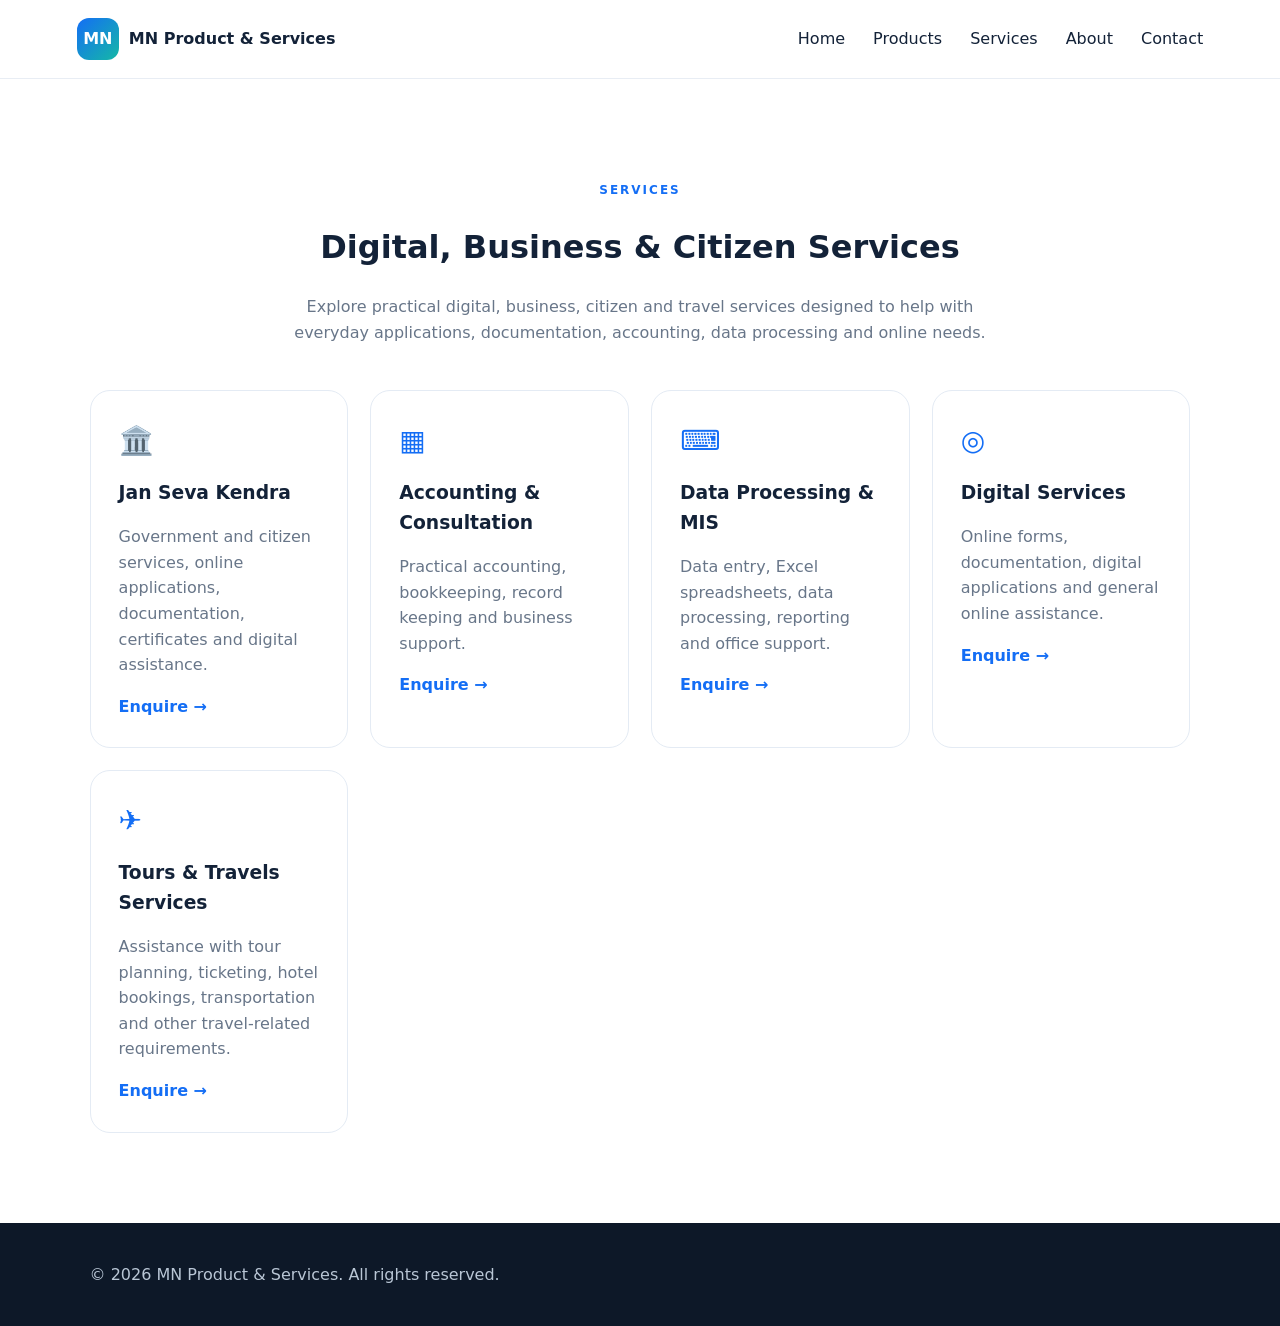
<file: services.html>
<!doctype html>
<html lang="en">

<head>

<meta charset="utf-8">

<meta
  name="viewport"
  content="width=device-width, initial-scale=1"
>

<title>
  Digital & Business Services | MN Product & Services
</title>

<meta
  name="description"
  content="Get Jan Seva Kendra assistance, accounting and bookkeeping support, data processing and MIS, digital services, and travel assistance from MN Product & Services."
>

<meta
  name="robots"
  content="index, follow"
>

<link
  rel="canonical"
  href="https://mnproductsservices.com/services.html"
>

<link
  rel="stylesheet"
  href="style.css"
>

</head>

<body>

<header class="site-header">

  <a class="brand" href="index.html">
    <span class="brand-mark">MN</span>
    <span>MN Product & Services</span>
  </a>

  <nav class="nav">

  <a href="index.html">
    Home
  </a>

  <a href="products.html">
    Products
  </a>

  <a href="services.html">
    Services
  </a>

  <a href="about.html">
    About
  </a>

  <a href="contact.html">
    Contact
  </a>

  </nav>

</header>


<main class="section">

  <div class="section-head">

    <p class="eyebrow">
      SERVICES
    </p>

    <h1>
  Digital, Business & Citizen Services
    </h1>

  <p>
  Explore practical digital, business, citizen and travel
  services designed to help with everyday applications,
  documentation, accounting, data processing and online needs.
  </p>

  </div>


  <div class="grid cards">


    <!-- SERVICE 01: JAN SEVA KENDRA -->

    <article class="card">

      <div class="icon">
        🏛️
      </div>

      <h3>
        Jan Seva Kendra
      </h3>

      <p>
        Government and citizen services, online applications,
        documentation, certificates and digital assistance.
      </p>

      <a href="index.html#contact">
  Enquire →
</a>

    </article>


    <!-- SERVICE 02: ACCOUNTING -->

    <article class="card">

      <div class="icon">
        ▦
      </div>

      <h3>
        Accounting & Consultation
      </h3>

      <p>
        Practical accounting, bookkeeping, record keeping and
        business support.
      </p>

     <a href="index.html#contact">
  Enquire →
</a> 

    </article>


    <!-- SERVICE 03: DATA PROCESSING -->

    <article class="card">

      <div class="icon">
        ⌨
      </div>

      <h3>
        Data Processing & MIS
      </h3>

      <p>
        Data entry, Excel spreadsheets, data processing,
        reporting and office support.
      </p>

      <a href="index.html#contact">
  Enquire →
</a>

    </article>


    <!-- SERVICE 04: DIGITAL SERVICES -->

    <article class="card">

      <div class="icon">
        ◎
      </div>

      <h3>
        Digital Services
      </h3>

      <p>
        Online forms, documentation, digital applications and
        general online assistance.
      </p>

      <a href="index.html#contact">
  Enquire →
</a>

    </article>


    <!-- SERVICE 05: TOURS & TRAVELS -->

    <article class="card">

      <div class="icon">
        ✈
      </div>

      <h3>
        Tours & Travels Services
      </h3>

      <p>
        Assistance with tour planning, ticketing, hotel
        bookings, transportation and other travel-related
        requirements.
      </p>

      <a href="index.html#contact">
  Enquire →
</a>

    </article>


  </div>

</main>


<footer>

  <p>
    © 2026 MN Product & Services. All rights reserved.
  </p>

</footer>


</body>

</html>
</file>
<file: style.css>
*{box-sizing:border-box}html{scroll-behavior:smooth}body{margin:0;font-family:Inter,system-ui,-apple-system,Segoe UI,sans-serif;color:#132238;background:#fff;line-height:1.6}.site-header{position:sticky;top:0;z-index:20;display:flex;align-items:center;justify-content:space-between;padding:18px 6%;background:rgba(255,255,255,.94);backdrop-filter:blur(12px);border-bottom:1px solid #e8edf4}.brand{display:flex;align-items:center;gap:10px;text-decoration:none;color:#132238;font-weight:800}.brand-mark{display:grid;place-items:center;width:42px;height:42px;border-radius:12px;background:linear-gradient(135deg,#146ef5,#15b8a6);color:white}.nav{display:flex;gap:28px}.nav a,footer a{color:inherit;text-decoration:none}.nav a:hover{color:#146ef5}.menu-toggle{display:none;background:none;border:0;font-size:24px}.hero{min-height:650px;padding:90px 7%;display:grid;grid-template-columns:1.4fr .6fr;align-items:center;gap:50px;background:radial-gradient(circle at 80% 20%,#dff7f3,transparent 35%),linear-gradient(135deg,#f5f9ff,#fff)}.eyebrow{font-size:12px;font-weight:800;letter-spacing:2px;color:#146ef5}.hero h1{font-size:clamp(44px,6vw,76px);line-height:1.05;margin:14px 0 24px;max-width:850px}.hero h1 span{background:linear-gradient(90deg,#146ef5,#0eaa96,#7d4cff);-webkit-background-clip:text;color:transparent}.lead{font-size:20px;color:#5d6b7d;max-width:650px}.actions{display:flex;gap:12px;margin-top:30px;flex-wrap:wrap}.btn{display:inline-block;padding:13px 20px;border-radius:12px;text-decoration:none;font-weight:700}.primary{background:#146ef5;color:#fff;box-shadow:0 10px 25px #146ef533}.secondary{border:1px solid #cfd8e6;color:#132238;background:#fff}.small{padding:10px 14px;background:#132238;color:white}.hero-card{padding:35px;border-radius:28px;background:#fff;box-shadow:0 25px 70px #17365d18;border:1px solid #e6edf5}.hero-icon{width:100px;height:100px;border-radius:25px;display:grid;place-items:center;background:linear-gradient(135deg,#146ef5,#15b8a6);color:white;font-size:30px;font-weight:900}.section{padding:90px 7%}.alt{background:#f7faff}.section-head{text-align:center;max-width:720px;margin:0 auto 45px}.section h2{font-size:42px;line-height:1.15;margin:8px 0 12px}.section-head p:last-child{color:#687689}.grid{display:grid;gap:22px}.cards{grid-template-columns:repeat(4,1fr)}.card,.product{padding:28px;border:1px solid #e4ebf4;border-radius:20px;background:#fff;transition:.25s}.card:hover,.product:hover{transform:translateY(-5px);box-shadow:0 18px 40px #17365d12}.icon{font-size:28px;color:#146ef5}.card h3,.product h3{margin:14px 0 8px}.card p,.product p{color:#687689}.card a{font-weight:700;color:#146ef5;text-decoration:none}.products{grid-template-columns:repeat(3,1fr)}.product-placeholder{height:180px;border-radius:14px;background:linear-gradient(135deg,#eaf2ff,#dff7f3);display:grid;place-items:center;color:#146ef5;font-weight:900;letter-spacing:2px}.disclosure{font-size:12px;color:#718096;max-width:800px;margin:25px auto 0;text-align:center}.about{display:grid;grid-template-columns:1fr 1fr;gap:60px;align-items:center}.about p:last-child{font-size:19px;color:#5d6b7d}.trust-grid{display:grid;grid-template-columns:repeat(4,1fr);gap:15px;margin-top:45px}.trust-grid div{padding:20px;border-radius:16px;background:#f6f9fd}.trust-grid strong{display:block;color:#146ef5}.contact{background:#132238;color:#fff;display:grid;grid-template-columns:1fr 1fr;gap:50px}.contact .eyebrow{color:#5fe0cd}.contact p{color:#c9d5e3}.contact-box{background:#1d2e45;padding:30px;border-radius:22px}.contact-box a{color:#fff}.contact-box .primary{text-decoration:none;color:#fff}.contact-box p a{text-decoration:none}footer{padding:35px 7%;background:#0d1828;color:#b9c6d5;display:flex;justify-content:space-between;gap:20px;flex-wrap:wrap}footer strong{color:#fff}footer a{margin-right:15px}footer p{margin:4px 0}@media(max-width:850px){.nav{display:none;position:absolute;top:78px;left:0;right:0;padding:20px 6%;background:white;flex-direction:column;border-bottom:1px solid #e8edf4}.nav.open{display:flex}.menu-toggle{display:block}.hero{grid-template-columns:1fr;padding-top:65px}.cards{grid-template-columns:1fr 1fr}.products,.about,.contact{grid-template-columns:1fr}.trust-grid{grid-template-columns:1fr 1fr}}@media(max-width:520px){.hero h1{font-size:45px}.section{padding:65px 6%}.cards,.products,.trust-grid{grid-template-columns:1fr}.hero-card{padding:25px}.section h2{font-size:34px}}
</file>
